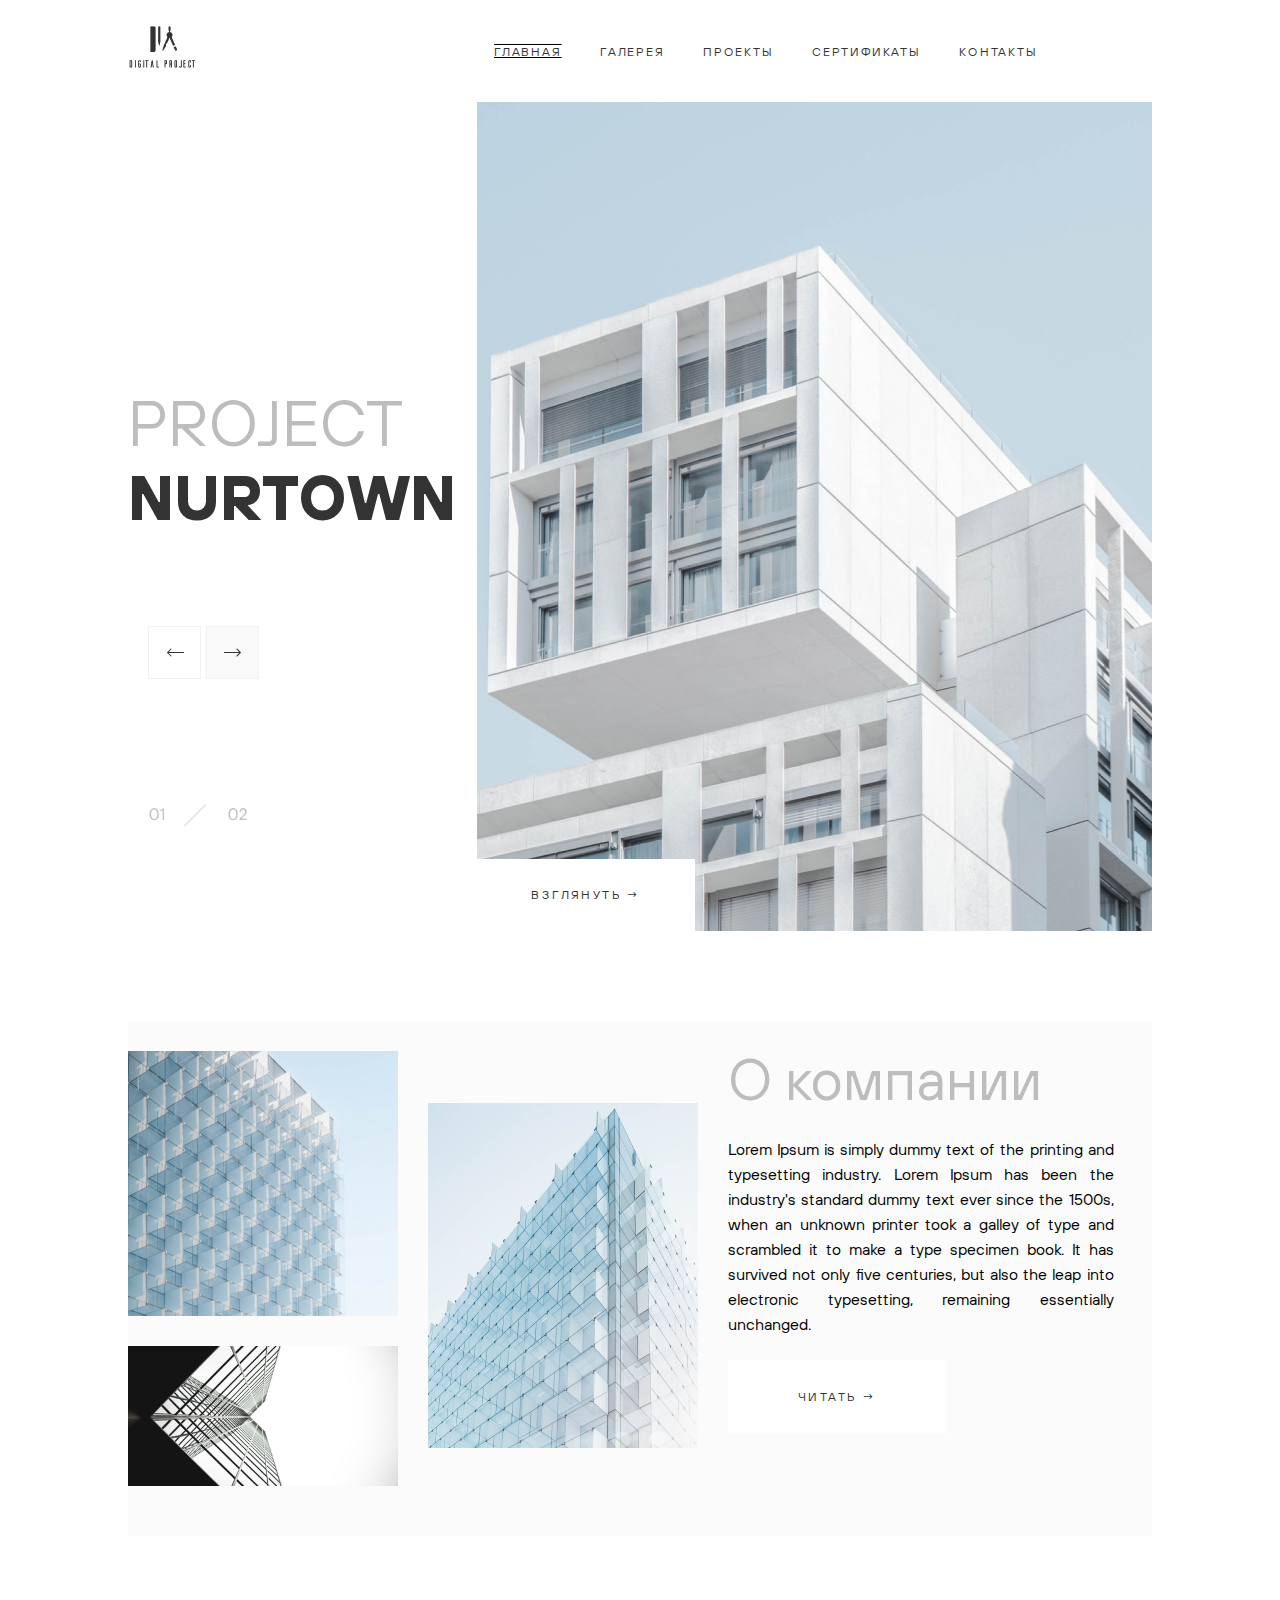
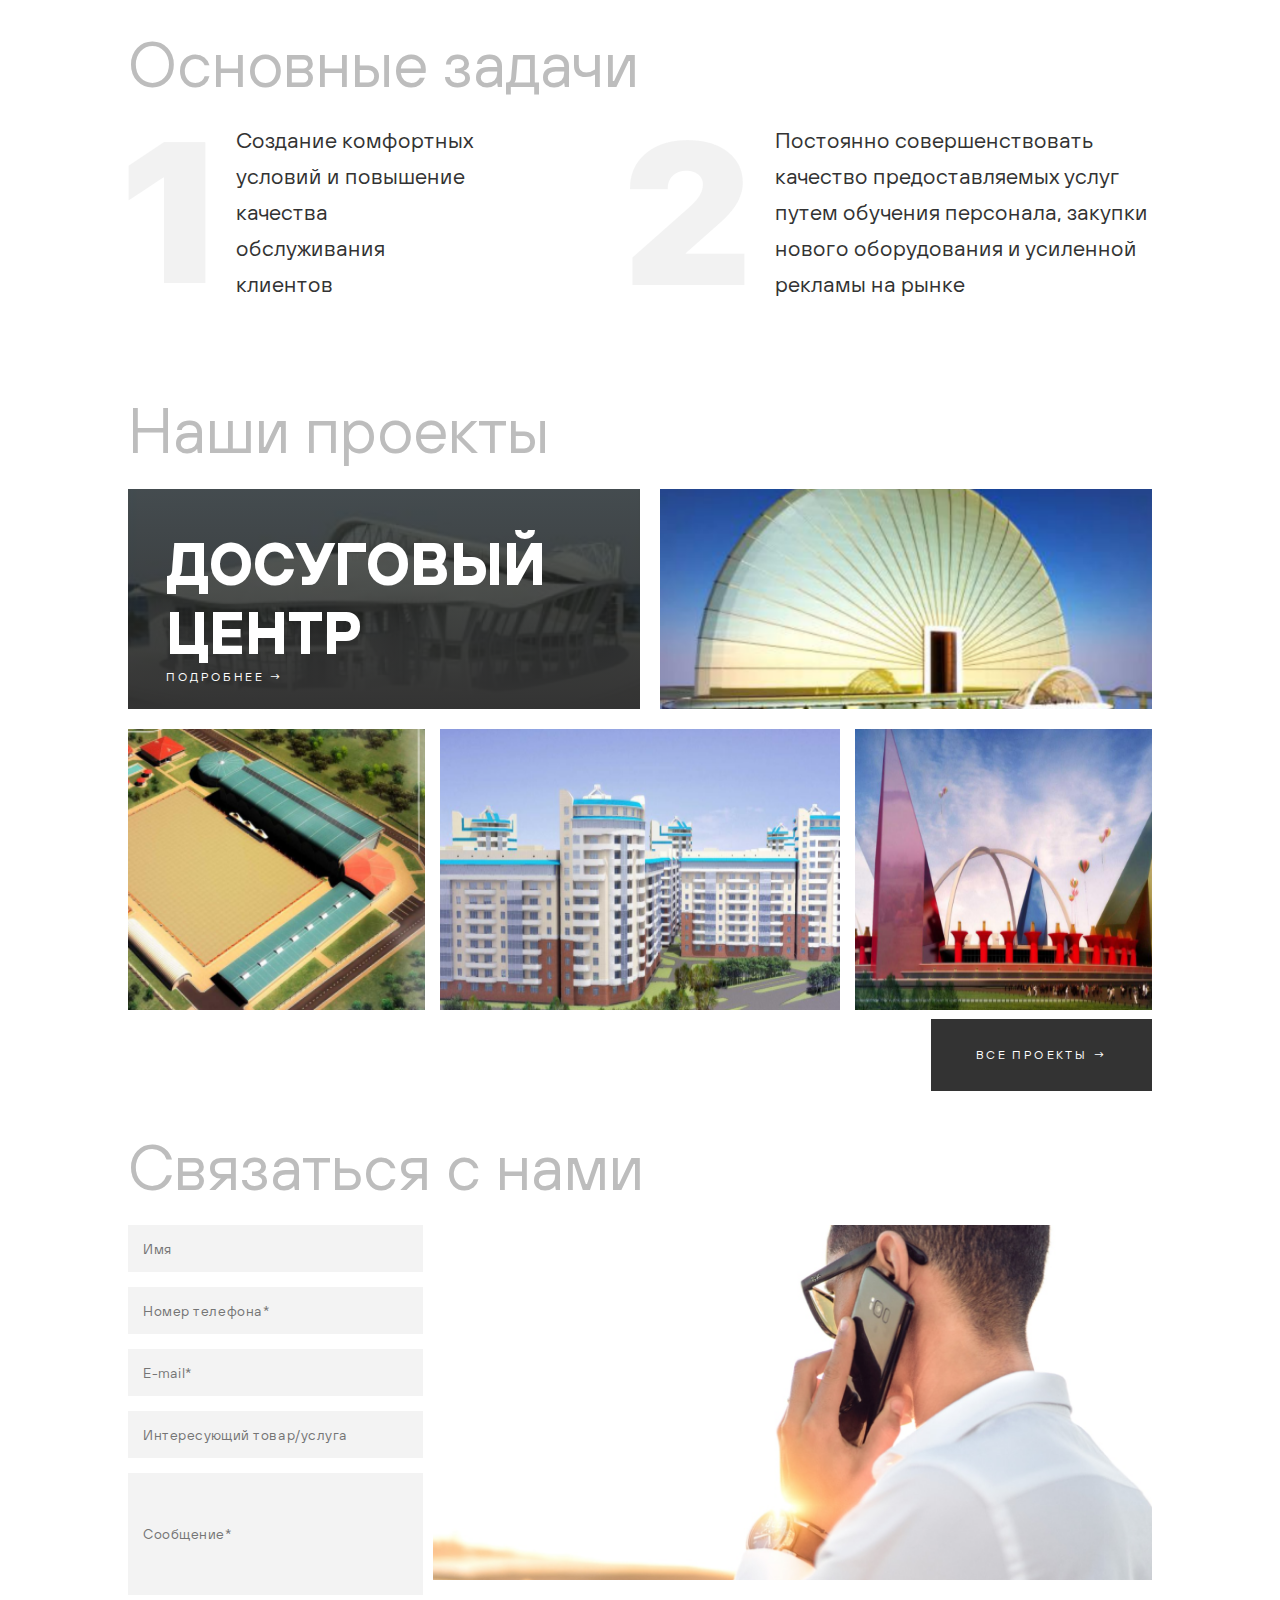
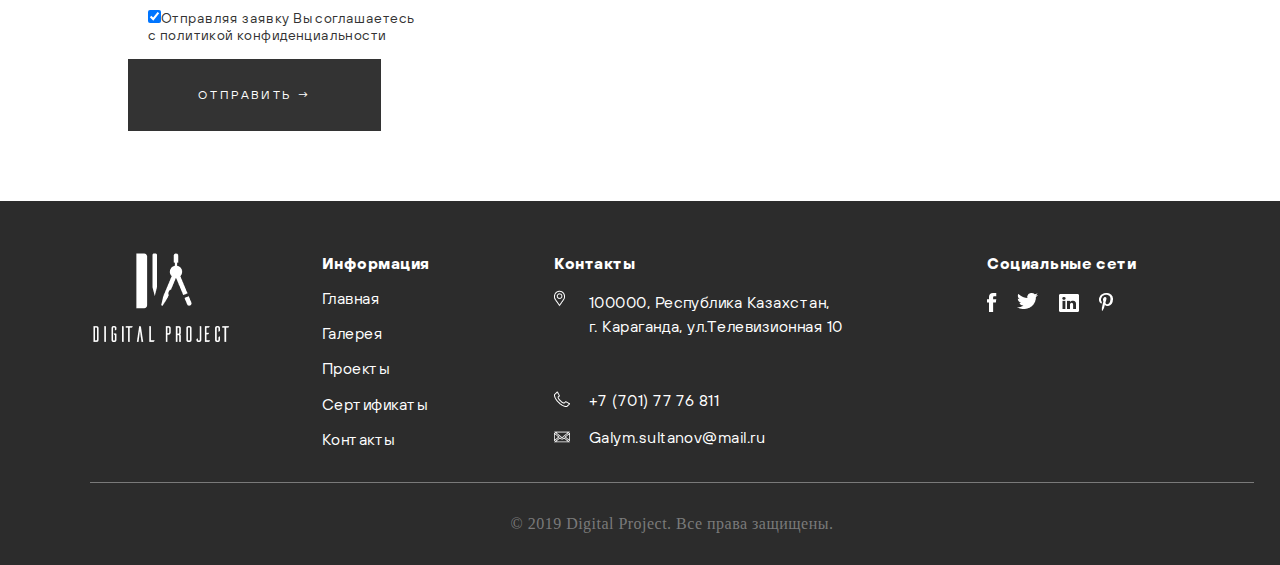
<file: index.html>
<!DOCTYPE html>
<html lang="en">
  <head>
    <meta charset="UTF-8" />
    <meta http-equiv="X-UA-Compatible" content="IE=edge" />
    <meta name="viewport" content="width=device-width, initial-scale=1.0" />
    <link rel="stylesheet" href="assets/styles/normalize.css" />
    <link rel="stylesheet" href="./assets/styles/style_landing.css" />
    <link rel="stylesheet" href="./assets/styles/style_header.css" />
    <title>DIGITAL PROJECT</title>
    <link
      rel="shortcut icon"
      href="assets/image/Group-92.png"
      type="image/svg"
    />
  </head>

  <body class="body">
    <header class="header">
      <div class="header__conteiner">
        <img src="./assets/image/logo.png" alt="logo" class="header__logo" />
        <nav class="header__nav nav">
          <ul class="nav__list">
            <li class="nav__item nav__item_current">
              <a class="nav__link nav__link_not-active" href="./index.html"
                >главная</a
              >
            </li>
            <li class="nav__item">
              <a class="nav__link" href="./gallery.html">галерея</a>
            </li>
            <li class="nav__item">
              <a class="nav__link" href="./projects.html">проекты</a>
            </li>
            <li class="nav__item">
              <a class="nav__link" href="./certificates.html">сертификаты</a>
            </li>
            <li class="nav__item">
              <a class="nav__link" href="./contacts.html">контакты</a>
            </li>
          </ul>
        </nav>
        <nav class="header__nav header__nav-alternative" id="alternative-nav">
          <div id="menuToggle">
            <input type="checkbox" />

            <span></span>
            <span></span>
            <span></span>

            <ul id="menu">
              <li class="nav__item nav__item_current">
                <a class="nav__link nav__link_not-active" href="./index.html"
                  >главная</a
                >
              </li>
              <li class="nav__item">
                <a class="nav__link" href="./gallery.html">галерея</a>
              </li>
              <li class="nav__item">
                <a class="nav__link" href="./projects.html">проекты</a>
              </li>
              <li class="nav__item">
                <a class="nav__link" href="./certificates.html">сертификаты</a>
              </li>
              <li class="nav__item">
                <a class="nav__link" href="./contacts.html">контакты</a>
              </li>
            </ul>
          </div>
        </nav>
      </div>
    </header>

    <main>
      <section class="main_section">
        <div class="main_section_col1">
          <h1>
            <span class="h1-1">Project</span><br /><span class="h1-2"
              >Nurtown</span
            >
          </h1>
          <div class="main_section_arrows">
            <img src="assets/image/arrow-left-1.png" alt="Стрелка назад" />
            <img src="assets/image/arrow-right-1.png" alt="Стрелка вперед" />
          </div>
          <div class="main_section_numbers">
            <img
              style="width: 100px"
              src="assets/image/slide-numbers-1.png"
              alt="Стрелки"
            />
          </div>
        </div>
        <div class="main_section_pic">
          <div class="main_section_pic-btn">
            <button class="main_section_btn">Взглянуть&nbsp;&rarr;</button>
          </div>
        </div>
      </section>

      <section class="about_us">
        <div class="about_us-col1">
          <img
            class="about_us-pic1"
            src="assets/image/Rectangle-b1.png"
            alt="Красивый снимок здания"
          />
          <img
            class="about_us-pic2"
            src="assets/image/Rectangle-b2.png"
            alt="Красивый снимок здания"
          />
        </div>
        <div class="about_us-col2">
          <img
            class="about_us-pic3"
            src="assets/image/Rectangle-b3.png"
            alt="Красивый снимок здания"
          />
        </div>
        <div class="about_us-col3">
          <h3 class="about_us-title">О компании</h3>
          <div class="about_us-text">
            Lorem Ipsum is simply dummy text of the printing and typesetting
            industry. Lorem Ipsum has been the industry's standard dummy text
            ever since the 1500s, when an unknown printer took a galley of type
            and scrambled it to make a type specimen book. It has survived not
            only five centuries, but also the leap into electronic typesetting,
            remaining essentially unchanged.
          </div>
          <a class="about-us_btn" href="url">Читать&nbsp;&rarr;</a>
        </div>
      </section>
      <section class="main-tasks">
        <h3 class="main-tasks_title">Основные задачи</h3>

        <div class="tasks">
          <div class="tasks_one">
            <img
              class="tasks_one-pic"
              src="assets/image/task1.png"
              alt="Первое"
            />
            <div class="tasks_one-text">
              Создание комфортных условий и повышение качества обслуживания
              клиентов
            </div>
          </div>
          <div class="tasks_two">
            <img
              class="tasks_two-pic"
              src="assets/image/task2.png"
              alt="Первое"
            />
            <div class="tasks_two-text">
              Постоянно совершенствовать качество предоставляемых услуг путем
              обучения персонала, закупки нового оборудования и усиленной
              рекламы на рынке
            </div>
          </div>
        </div>
      </section>

      <section class="projects">
        <h3>Наши проекты</h3>
        <div class="projects-pic_row1">
          <div class="projects-entertainment_center">
            <div class="projects-entertainment_center-text">
              Досуговый <br />
              центр
            </div>
            <a class="projects-entertainment_center-btn" href="url"
              >Подробнее&nbsp;&rarr;</a
            >
          </div>
          <img
            class="projects-pic2"
            src="assets/image/projects-pic2-lending.png"
            alt="Наш проект"
          />
        </div>
        <div class="projects-pic_row2">
          <img
            class="projects-pic3"
            src="assets/image/projects-pic3-lending.png"
            alt="Наш проект"
          />
          <img
            class="projects-pic4"
            src="assets/image/projects-pic4-lending.png"
            alt="Наш проект"
          />
          <img
            class="projects-pic5"
            src="assets/image/projects-pic5-lending.png"
            alt="Наш проект"
          />
        </div>
        <div class="projects_all">
          <a class="projects_all-btn" href="url">Все проекты&nbsp;&rarr;</a>
        </div>
      </section>

      <div class="contact-with-us">
        <h3>Связаться с нами</h3>
        <div class="contact-with-us_form">
          <form>
            <input id="name" type="text" placeholder="Имя" />
            <input id="phone" type="text" placeholder="Номер телефона*" />
            <input id="email" type="text" placeholder="E-mail*" />
            <input
              id="product"
              type="text"
              placeholder="Интересующий товар/услуга"
            />
            <input id="message" type="text" placeholder="Сообщение*" />
            <label class="contact-with-us_text"
              ><input type="checkbox" checked="checked" />Отправляя заявку Вы
              соглашаетесь с политикой конфиденциальности</label
            >
            <a class="contact-with-us_btn" href="url">Отправить&nbsp;&rarr;</a>
          </form>
          <div class="contact-with-us_img">
            <img
              class="contact-with-us_pic"
              src="assets/image/contact-with-us.png"
              alt="Свяжитесь с нами"
            />
          </div>
        </div>
      </div>
    </main>

    <footer class="footer">
      <div class="image">
        <img
          src="assets/image/project.png"
          alt="логотип digital project"
          class="footer__logo"
        />
      </div>
      <div class="info">
        <div class="information">Информация</div>
        <div><a class="menu" href="/index.html">Главная</a></div>
        <div><a class="menu" href="/gallery.html">Галерея</a></div>
        <div><a class="menu" href="/projects.html">Проекты</a></div>
        <div><a class="menu" href="/certificates.html">Сертификаты</a></div>
        <div><a class="menu" href="/contacts.html">Контакты</a></div>
      </div>
      <div class="contacts">
        <div class="contact">Контакты</div>
        <div class="image">
          <img src="assets/image/address.png" alt="местоположение" />
        </div>
        <div class="address">
          100000, Республика Казахстан, <br />
          г. Караганда, ул.Телевизионная 10
        </div>
        <div class="image">
          <img src="assets/image/phone.png" alt="телефон" />
        </div>
        <div class="phone">+7 (701) 77 76 811</div>
        <div class="image">
          <img src="assets/image/email.png" alt="почта" />
        </div>
        <div class="email">
          <a href="mailto:Galym.sultanov@mail.ru" class="e-mail"
            >Galym.sultanov@mail.ru</a
          >
        </div>
      </div>
      <div class="sm">
        <div class="social">Социальные сети</div>
        <div class="sm__list">
          <div class="image">
            <img src="assets/image/facebook.png" alt="facebook" />
          </div>
          <div class="image">
            <img src="assets/image/twitter.png" alt="twitter" />
          </div>
          <div class="image">
            <img src="assets/image/LinkedIn.png" alt="linkedin" />
          </div>
          <div class="image">
            <img src="assets/image/pininterest.png" alt="pinterest" />
          </div>
        </div>
      </div>

      <div class="copywrite">© 2019 Digital Project. Все права защищены.</div>
    </footer>
  </body>
</html>
</file>
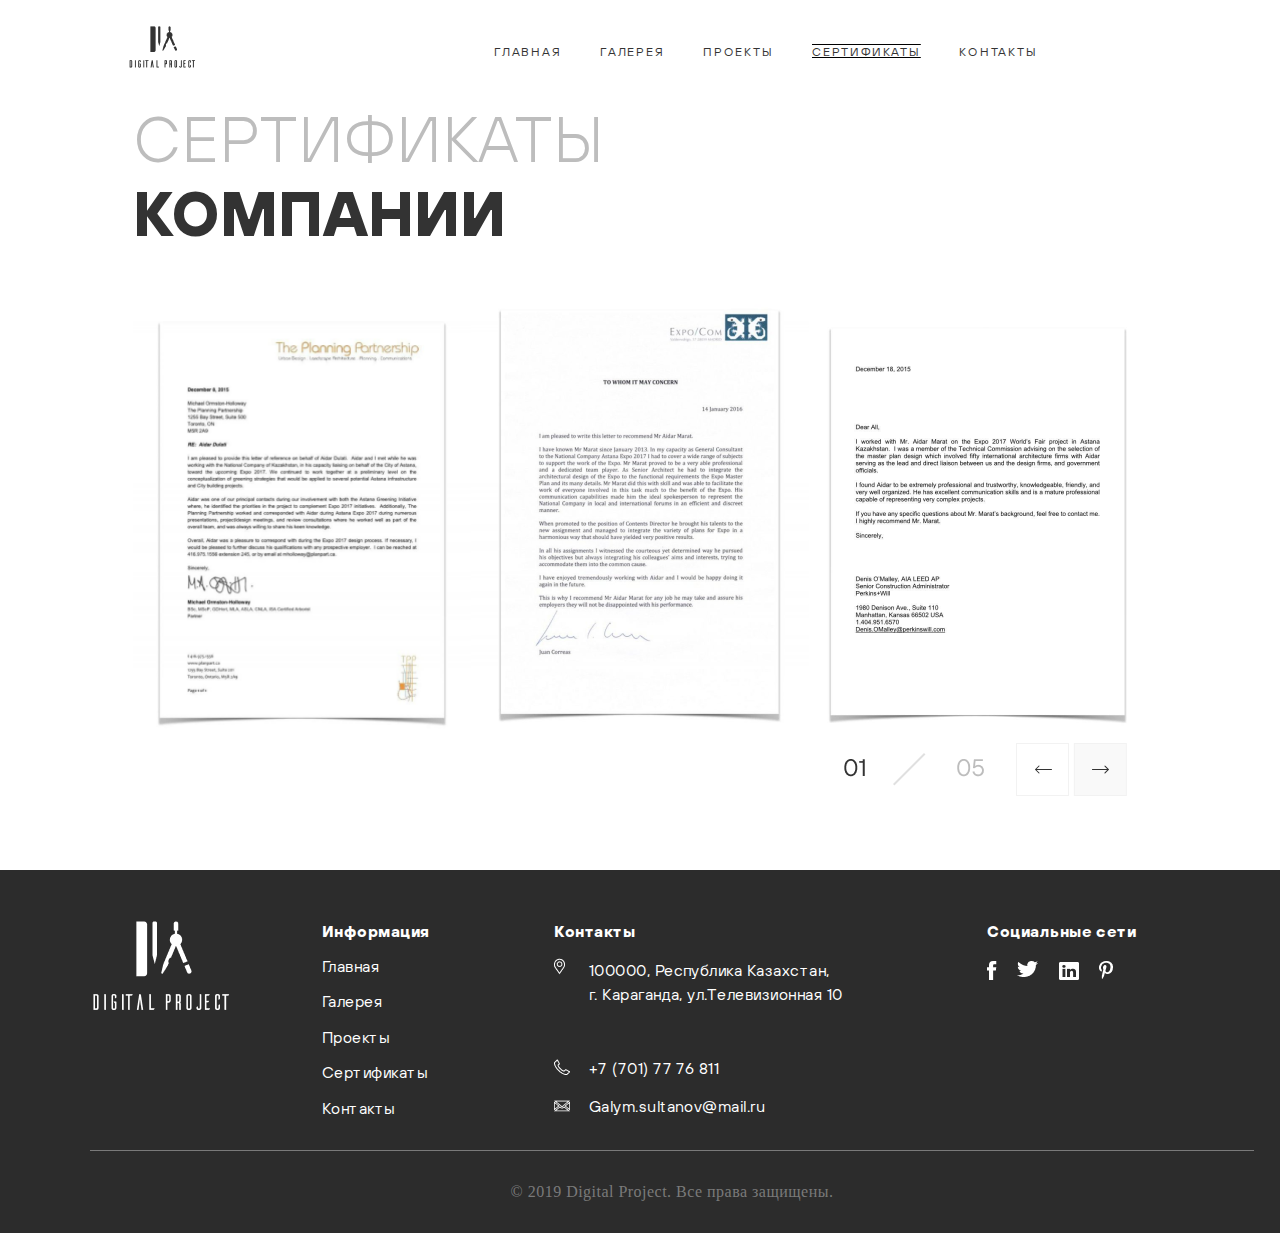
<file: certificates.html>
<!DOCTYPE html>
<html lang="en">
  <head>
    <meta charset="UTF-8" />
    <meta http-equiv="X-UA-Compatible" content="IE=edge" />
    <meta name="viewport" content="width=device-width, initial-scale=1.0" />
    <title>DIGITAL PROJECT</title>
    <link rel="stylesheet" href="./assets/styles/normalize.css" />
    <link rel="stylesheet" href="./assets/styles/style_certificates.css" />
    <link rel="stylesheet" href="./assets/styles/style_footer.css" />
    <link rel="stylesheet" href="./assets/styles/style_header.css" />
    <link
      rel="shortcut icon"
      href="assets/image/Group-92.png"
      type="image/svg"
    />
  </head>

  <body class="body">
    <header class="header">
      <div class="header__conteiner">
        <img src="./assets/image/logo.png" alt="logo" class="header__logo" />
        <nav class="header__nav nav">
          <ul class="nav__list">
            <li class="nav__item">
              <a class="nav__link" href="./index.html">главная</a>
            </li>
            <li class="nav__item">
              <a class="nav__link" href="./gallery.html">галерея</a>
            </li>
            <li class="nav__item">
              <a class="nav__link" href="./projects.html">проекты</a>
            </li>
            <li class="nav__item nav__item_current">
              <a
                class="nav__link nav__link_not-active"
                href="./certificates.html"
                >сертификаты</a
              >
            </li>
            <li class="nav__item">
              <a class="nav__link" href="./contacts.html">контакты</a>
            </li>
          </ul>
        </nav>
        <nav class="header__nav header__nav-alternative" id="alternative-nav">
          <div id="menuToggle">
            <input type="checkbox" />

            <span></span>
            <span></span>
            <span></span>

            <ul id="menu">
              <li class="nav__item">
                <a class="nav__link" href="./index.html">главная</a>
              </li>
              <li class="nav__item">
                <a class="nav__link" href="./gallery.html">галерея</a>
              </li>
              <li class="nav__item">
                <a class="nav__link" href="./projects.html">проекты</a>
              </li>
              <li class="nav__item nav__item_current">
                <a
                  class="nav__link nav__link_not-active"
                  href="./certificates.html"
                  >сертификаты</a
                >
              </li>
              <li class="nav__item">
                <a class="nav__link" href="./contacts.html">контакты</a>
              </li>
            </ul>
          </div>
        </nav>
      </div>
    </header>

    <main class="main">
      <div class="main__conteiner content">
        <h2 class="content__title upper-title">Сертификаты</h2>
        <h2 class="content__title lower-title">Компании</h2>
        <div class="img__conteiner">
          <img
            src="./assets/image/certificates_1.png"
            alt="Сертификат номер 1"
            class="img_size"
          />
          <img
            src="./assets/image/certificates_2.png"
            alt="Сертификат номер 2"
            class="img_size"
          />
          <img
            src="./assets/image/certificates_3.png"
            alt="Сертификат номер 3"
            class="img_size"
          />
        </div>
        <div class="side__numbers">
          <div class="numbers">
            <img
              src="./assets/image/slide-numbers_gallery.png"
              alt="Номера страниц"
            />
          </div>
          <div class="arrow">
            <img src="./assets/image/arrow-left-1.png" alt="Стрелка влево" />
            <img src="./assets/image/arrow-right-1.png" alt="Стрелка вправо" />
          </div>
        </div>
      </div>
    </main>

    <footer class="footer">
      <div class="image">
        <img
          src="assets/image/project.png"
          alt="логотип digital project"
          class="footer__logo"
        />
      </div>
      <div class="info">
        <div class="information">Информация</div>
        <div><a class="menu" href="./index.html">Главная</a></div>
        <div><a class="menu" href="./gallery.html">Галерея</a></div>
        <div><a class="menu" href="./projects.html">Проекты</a></div>
        <div><a class="menu" href="./certificates.html">Сертификаты</a></div>
        <div><a class="menu" href="./contacts.html">Контакты</a></div>
      </div>
      <div class="contacts">
        <div class="contact">Контакты</div>
        <div class="image">
          <img src="assets/image/address.png" alt="местоположение" />
        </div>
        <div class="address">
          100000, Республика Казахстан, <br />
          г. Караганда, ул.Телевизионная 10
        </div>
        <div class="image">
          <img src="assets/image/phone.png" alt="телефон" />
        </div>
        <div class="phone">+7 (701) 77 76 811</div>
        <div class="image">
          <img src="assets/image/email.png" alt="почта" />
        </div>
        <div class="email">
          <a href="mailto:Galym.sultanov@mail.ru" class="e-mail"
            >Galym.sultanov@mail.ru</a
          >
        </div>
      </div>
      <div class="sm">
        <div class="social">Социальные сети</div>
        <div class="sm__list">
          <div class="image">
            <img src="assets/image/facebook.png" alt="facebook" />
          </div>
          <div class="image">
            <img src="assets/image/twitter.png" alt="twitter" />
          </div>
          <div class="image">
            <img src="assets/image/LinkedIn.png" alt="linkedin" />
          </div>
          <div class="image">
            <img src="assets/image/pininterest.png" alt="pinterest" />
          </div>
        </div>
      </div>

      <div class="copywrite">© 2019 Digital Project. Все права защищены.</div>
    </footer>
  </body>
</html>
</file>
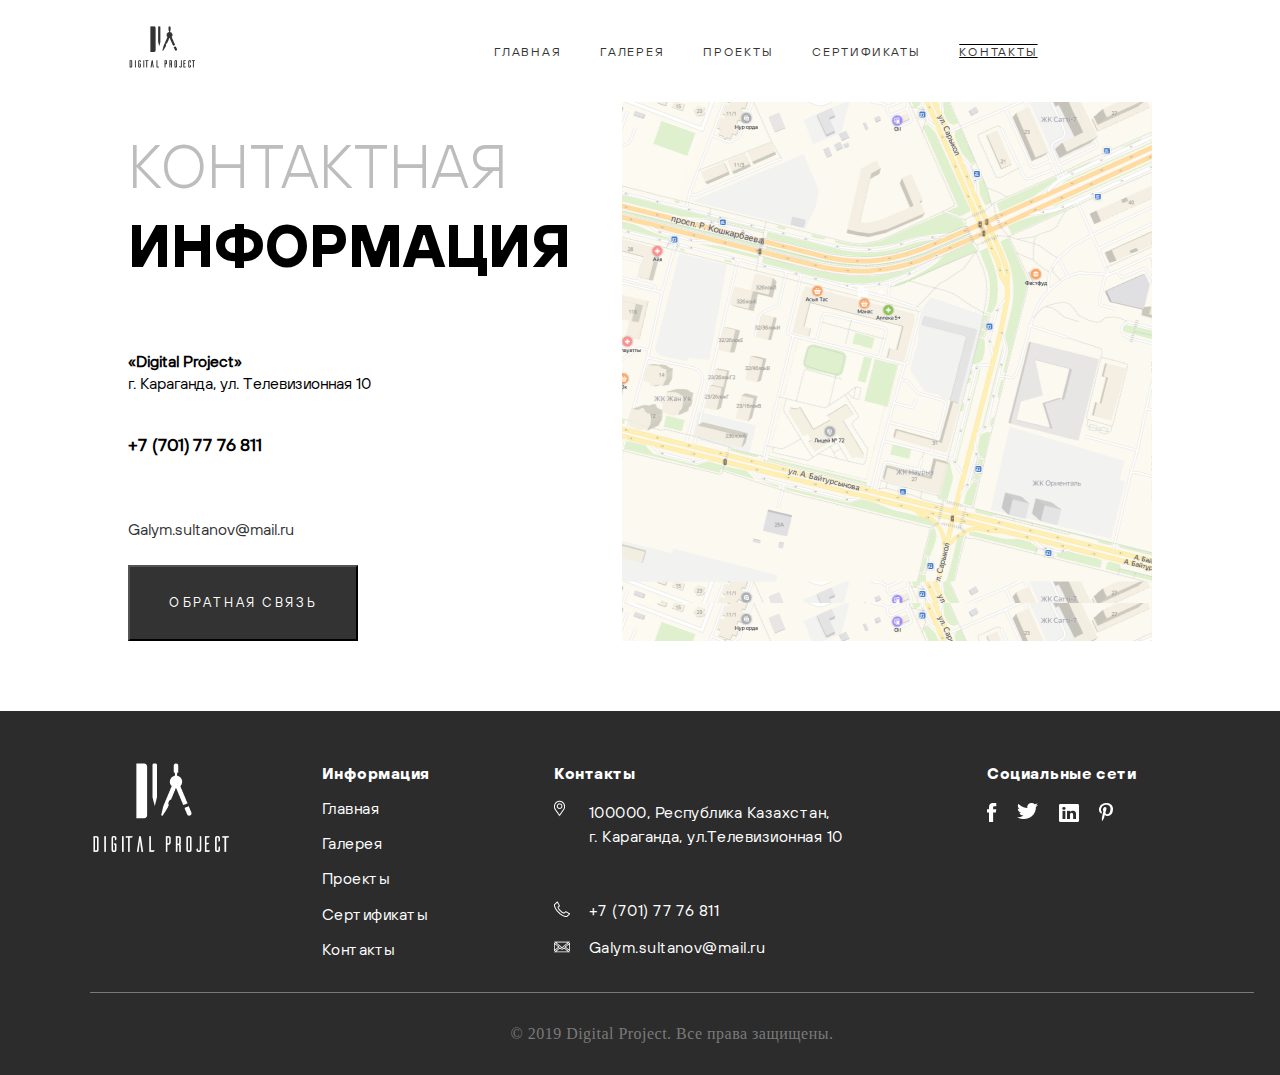
<file: contacts.html>
<!DOCTYPE html>
<html lang="ru">
  <head>
    <meta charset="UTF-8" />
    <meta http-equiv="X-UA-Compatible" content="IE=edge" />
    <meta name="viewport" content="width=device-width, initial-scale=1.0" />
    <title>DIGITAL PROJECT</title>
    <link rel="stylesheet" href="./assets/styles/normalize.css" />
    <link rel="stylesheet" href="./assets/styles/style_contacts.css" />
    <link rel="stylesheet" href="./assets/styles/style_footer.css" />
    <link rel="stylesheet" href="./assets/styles/style_header.css" />
    <link
      rel="shortcut icon"
      href="assets/image/Group-92.png"
      type="image/svg"
    />
  </head>

  <body class="body">
    <header class="header">
      <div class="header__conteiner">
        <img src="./assets/image/logo.png" alt="logo" class="header__logo" />
        <nav class="header__nav nav">
          <ul class="nav__list">
            <li class="nav__item">
              <a class="nav__link" href="./index.html">главная</a>
            </li>
            <li class="nav__item">
              <a class="nav__link" href="./gallery.html">галерея</a>
            </li>
            <li class="nav__item">
              <a class="nav__link" href="./projects.html">проекты</a>
            </li>
            <li class="nav__item">
              <a class="nav__link" href="./certificates.html">сертификаты</a>
            </li>
            <li class="nav__item nav__item_current">
              <a class="nav__link nav__link_not-active" href="./contacts.html"
                >контакты</a
              >
            </li>
          </ul>
        </nav>
        <nav class="header__nav header__nav-alternative" id="alternative-nav">
          <div id="menuToggle">
            <input type="checkbox" />

            <span></span>
            <span></span>
            <span></span>

            <ul id="menu">
              <li class="nav__item">
                <a class="nav__link" href="./index.html">главная</a>
              </li>
              <li class="nav__item">
                <a class="nav__link" href="./gallery.html">галерея</a>
              </li>
              <li class="nav__item">
                <a class="nav__link" href="./projects.html">проекты</a>
              </li>
              <li class="nav__item">
                <a class="nav__link" href="./certificates.html">сертификаты</a>
              </li>
              <li class="nav__item nav__item_current">
                <a class="nav__link nav__link_not-active" href="./contacts.html"
                  >контакты</a
                >
              </li>
            </ul>
          </div>
        </nav>
      </div>
    </header>

    <main class="main">
      <div class="contacts_container">
        <div class="contacts_text">
          <h2 class="contact_info_gray">Контактная</h2>
          <h2 class="contact_info_normal">информация</h2>
          <div class="digital_project">
            <span>«Digital Project»</span> <br />
            г. Караганда, ул. Телевизионная 10
          </div>
          <div class="phone_number">+7 (701) 77 76 811</div>
          <div class="email_address">Galym.sultanov@mail.ru</div>
          <div class="button_contacts">
            <button>Обратная связь</button>
          </div>
        </div>
        <div class="img_map"></div>
      </div>
    </main>

    <footer class="footer">
      <div class="image">
        <img
          src="assets/image/project.png"
          alt="логотип digital project"
          class="footer__logo"
        />
      </div>
      <div class="info">
        <div class="information">Информация</div>
        <div><a class="menu" href="./index.html">Главная</a></div>
        <div><a class="menu" href="./gallery.html">Галерея</a></div>
        <div><a class="menu" href="./projects.html">Проекты</a></div>
        <div><a class="menu" href="./certificates.html">Сертификаты</a></div>
        <div><a class="menu" href="./contacts.html">Контакты</a></div>
      </div>
      <div class="contacts">
        <div class="contact">Контакты</div>
        <div class="image">
          <img src="assets/image/address.png" alt="местоположение" />
        </div>
        <div class="address">
          100000, Республика Казахстан, <br />
          г. Караганда, ул.Телевизионная 10
        </div>
        <div class="image">
          <img src="assets/image/phone.png" alt="телефон" />
        </div>
        <div class="phone">+7 (701) 77 76 811</div>
        <div class="image">
          <img src="assets/image/email.png" alt="почта" />
        </div>
        <div class="email">
          <a href="mailto:Galym.sultanov@mail.ru" class="e-mail"
            >Galym.sultanov@mail.ru</a
          >
        </div>
      </div>
      <div class="sm">
        <div class="social">Социальные сети</div>
        <div class="sm__list">
          <div class="image">
            <img src="assets/image/facebook.png" alt="facebook" />
          </div>
          <div class="image">
            <img src="assets/image/twitter.png" alt="twitter" />
          </div>
          <div class="image">
            <img src="assets/image/LinkedIn.png" alt="linkedin" />
          </div>
          <div class="image">
            <img src="assets/image/pininterest.png" alt="pinterest" />
          </div>
        </div>
      </div>

      <div class="copywrite">© 2019 Digital Project. Все права защищены.</div>
    </footer>
  </body>
</html>
</file>
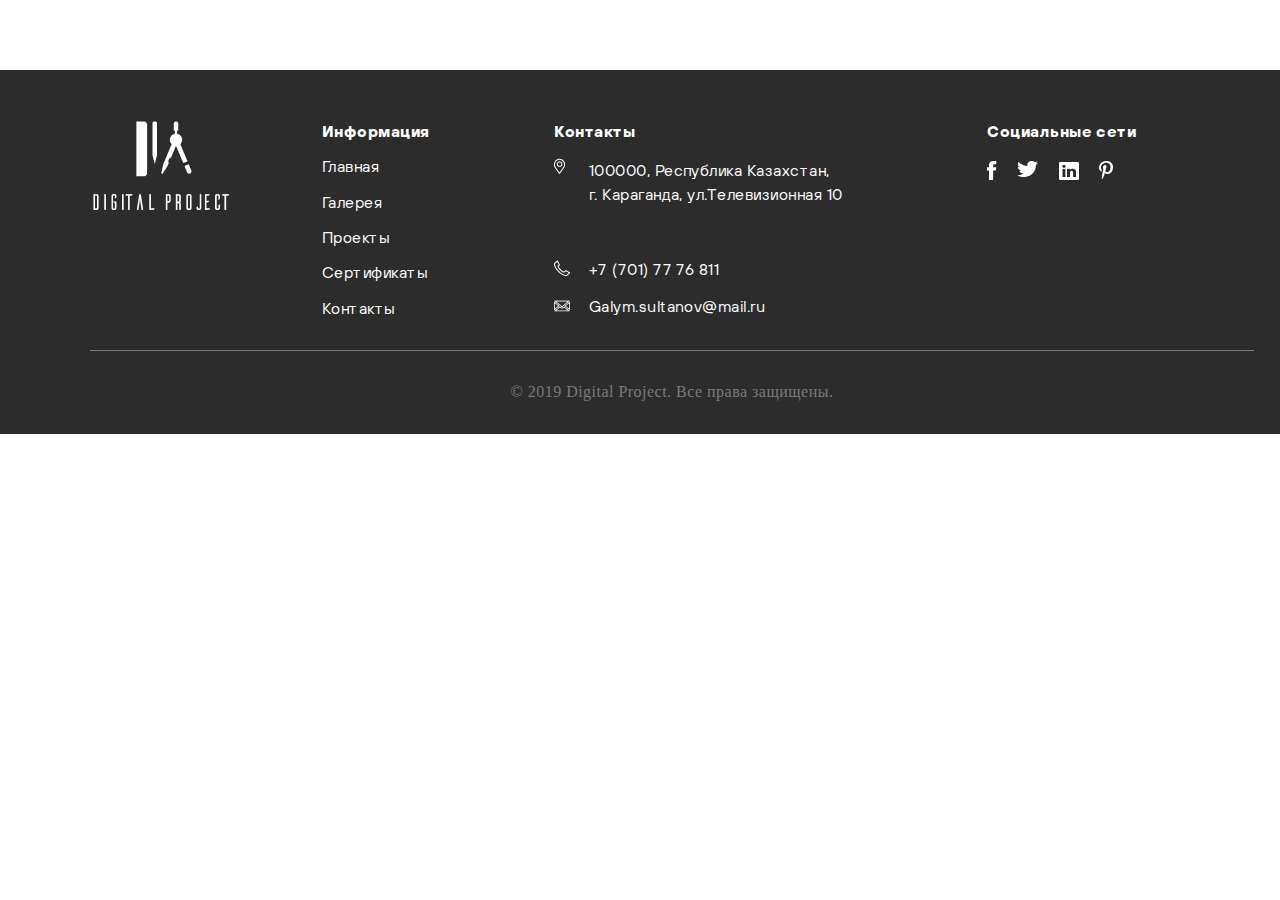
<file: footer.html>
<!DOCTYPE html>
<html lang="en">
  <head>
    <meta charset="UTF-8" />
    <meta http-equiv="X-UA-Compatible" content="IE=edge" />
    <meta name="viewport" content="width=device-width, initial-scale=1.0" />
    <title>DIGITAL PROJECT</title>
    <link rel="stylesheet" href="./assets/styles/normalize.css" />
    <link rel="stylesheet" href="./assets/styles/style_footer.css" />
  </head>

  <body>
    <footer class="footer">
      <div class="image">
        <img
          src="assets/image/project.png"
          alt="логотип digital project"
          class="footer__logo"
        />
      </div>
      <div class="info">
        <div class="information">Информация</div>
        <div><a class="menu" href="/landing.html">Главная</a></div>
        <div><a class="menu" href="/gallery.html">Галерея</a></div>
        <div><a class="menu" href="/projects.html">Проекты</a></div>
        <div><a class="menu" href="/certificates.html">Сертификаты</a></div>
        <div><a class="menu" href="/contacts.html">Контакты</a></div>
      </div>
      <div class="contacts">
        <div class="contact">Контакты</div>
        <div class="image">
          <img src="assets/image/address.png" alt="местоположение" />
        </div>
        <div class="address">
          100000, Республика Казахстан, <br />
          г. Караганда, ул.Телевизионная 10
        </div>
        <div class="image">
          <img src="assets/image/phone.png" alt="телефон" />
        </div>
        <div class="phone">+7 (701) 77 76 811</div>
        <div class="image">
          <img src="assets/image/email.png" alt="почта" />
        </div>
        <div class="email">
          <a href="mailto:Galym.sultanov@mail.ru" class="e-mail"
            >Galym.sultanov@mail.ru</a
          >
        </div>
      </div>
      <div class="sm">
        <div class="social">Социальные сети</div>
        <div class="sm__list">
          <div class="image">
            <img src="assets/image/facebook.png" alt="facebook" />
          </div>
          <div class="image">
            <img src="assets/image/twitter.png" alt="twitter" />
          </div>
          <div class="image">
            <img src="assets/image/LinkedIn.png" alt="linkedin" />
          </div>
          <div class="image">
            <img src="assets/image/pininterest.png" alt="pinterest" />
          </div>
        </div>
      </div>

      <div class="copywrite">© 2019 Digital Project. Все права защищены.</div>
    </footer>
  </body>
</html>
</file>
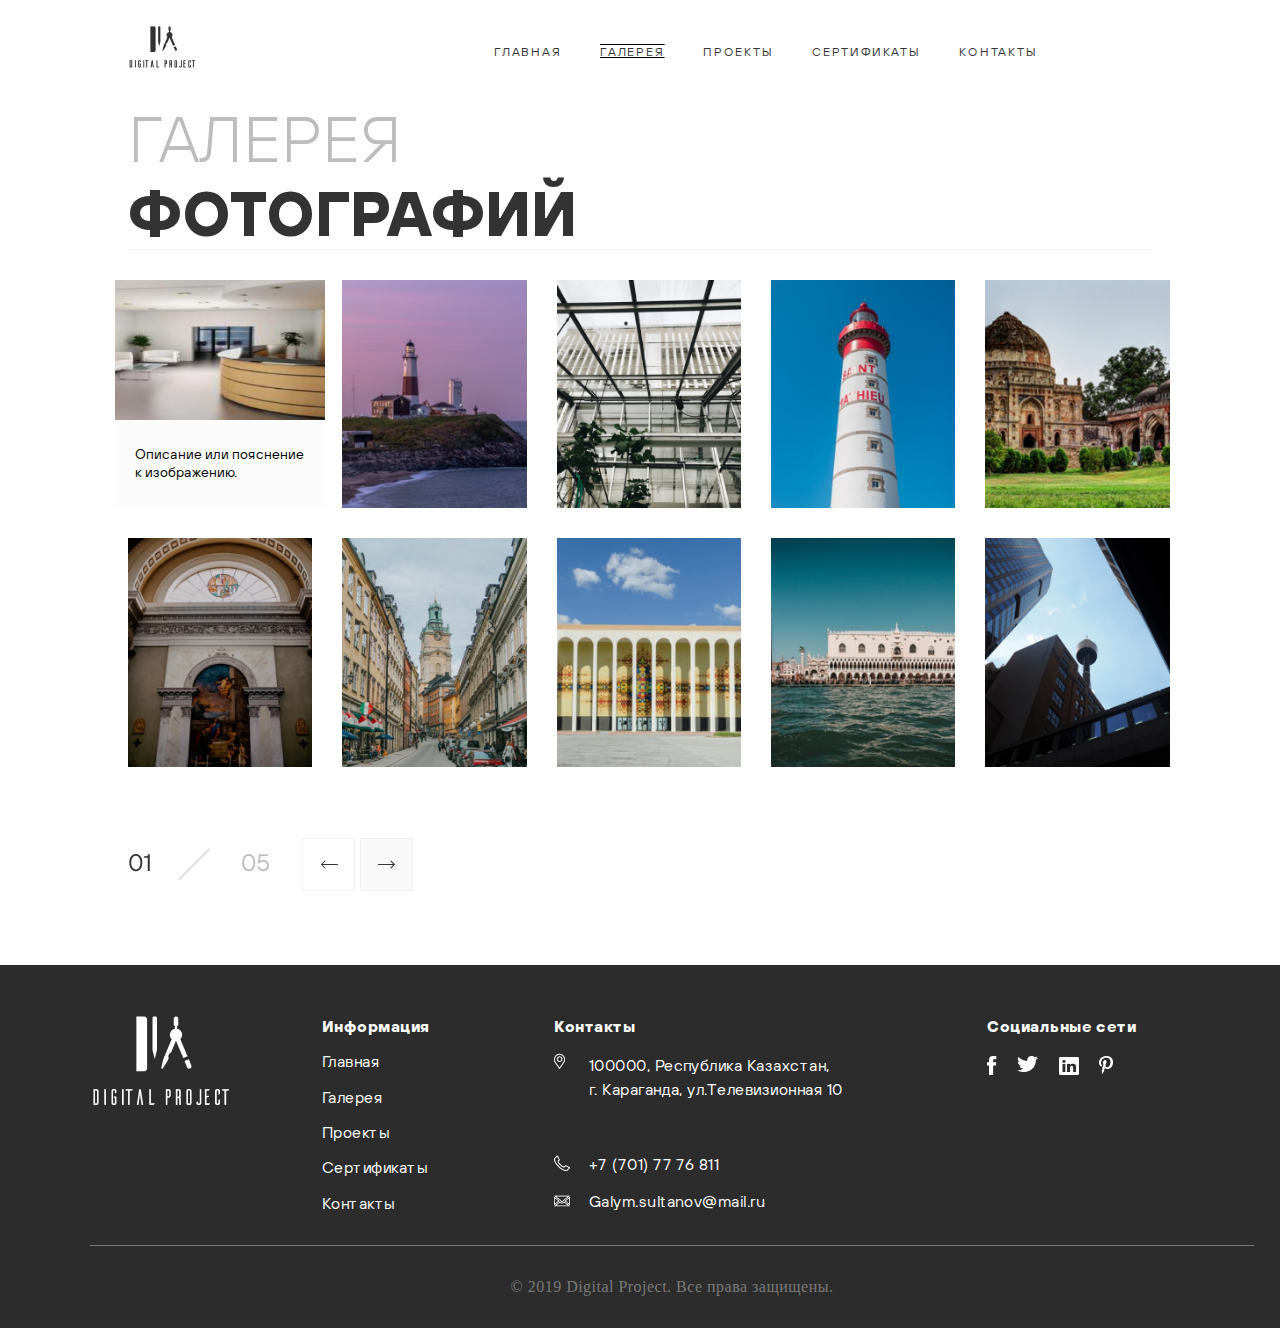
<file: gallery.html>
<!DOCTYPE html>
<html lang="ru">
  <head>
    <meta charset="UTF-8" />
    <meta http-equiv="X-UA-Compatible" content="IE=edge" />
    <meta name="viewport" content="width=device-width, initial-scale=1.0" />
    <title>DIGITAL PROJECT</title>
    <link rel="stylesheet" href="./assets/styles/normalize.css" />
    <link rel="stylesheet" href="./assets/styles/style_gallery.css" />
    <link rel="stylesheet" href="./assets/styles/style_footer.css" />
    <link rel="stylesheet" href="./assets/styles/style_header.css" />
    <link
      rel="shortcut icon"
      href="assets/image/Group-92.png"
      type="image/svg"
    />
  </head>

  <body class="body">
    <header class="header">
      <div class="header__conteiner">
        <img src="./assets/image/logo.png" alt="logo" class="header__logo" />
        <nav class="header__nav nav">
          <ul class="nav__list">
            <li class="nav__item">
              <a class="nav__link" href="./index.html">главная</a>
            </li>
            <li class="nav__item nav__item_current">
              <a class="nav__link nav__link_not-active" href="./gallery.html"
                >галерея</a
              >
            </li>
            <li class="nav__item">
              <a class="nav__link" href="./projects.html">проекты</a>
            </li>
            <li class="nav__item">
              <a class="nav__link" href="./certificates.html">сертификаты</a>
            </li>
            <li class="nav__item">
              <a class="nav__link" href="./contacts.html">контакты</a>
            </li>
          </ul>
        </nav>
        <nav class="header__nav header__nav-alternative" id="alternative-nav">
          <div id="menuToggle">
            <input type="checkbox" />

            <span></span>
            <span></span>
            <span></span>

            <ul id="menu">
              <li class="nav__item">
                <a class="nav__link" href="./index.html">главная</a>
              </li>
              <li class="nav__item nav__item_current">
                <a class="nav__link nav__link_not-active" href="./gallery.html"
                  >галерея</a
                >
              </li>
              <li class="nav__item">
                <a class="nav__link" href="./projects.html">проекты</a>
              </li>
              <li class="nav__item">
                <a class="nav__link" href="./certificates.html">сертификаты</a>
              </li>
              <li class="nav__item">
                <a class="nav__link" href="./contacts.html">контакты</a>
              </li>
            </ul>
          </div>
        </nav>
      </div>
    </header>
    <main>
      <div class="main__conteiner content">
        <h2 class="content__title upper-title">Галерея</h2>
        <h2 class="content__title lower-title">Фотографий</h2>
        <div class="gallery">
          <div class="gallery__list">
            <div class="gallery__img">
              <img
                src="./assets/image/img_gallery_1.png"
                alt="Фойе"
                class="section_img"
              />
              <p class="section-text">Описание или пояснение к изображению.</p>
            </div>
            <img
              src="./assets/image/img_gallery_2.png"
              alt="Маяк"
              class="gallery_image"
            />
            <img
              src="./assets/image/img_gallery_3.png"
              alt="Окна"
              class="gallery_image"
            />
            <img
              src="./assets/image/img_gallery_4.png"
              alt="Маяк и Небо"
              class="gallery_image"
            />
            <img
              src="./assets/image/img_gallery_5.png"
              alt="Разрушенная мечеть"
              class="gallery_image"
            />
            <img
              src="./assets/image/img_gallery_6.png"
              alt="Внутри собора"
              class="gallery_image"
            />
            <img
              src="./assets/image/img_gallery_7.png"
              alt="Старый город"
              class="gallery_image"
            />
            <img
              src="./assets/image/img_gallery_8.png"
              alt="Колонны"
              class="gallery_image"
            />
            <img
              src="./assets/image/img_gallery_9.png"
              alt="Венеция"
              class="gallery_image"
            />
            <img
              src="./assets/image/img_gallery_10.png"
              alt="Урбан"
              class="gallery_image"
            />
          </div>
          <div class="side__numbers">
            <div class="numbers">
              <img
                src="./assets/image/slide-numbers_gallery.png"
                alt="Номера страниц"
              />
            </div>
            <div class="arrow">
              <img src="./assets/image/arrow-left-1.png" alt="Стрелка влево" />
              <img
                src="./assets/image/arrow-right-1.png"
                alt="Стрелка вправо"
              />
            </div>
          </div>
        </div>
      </div>
    </main>
    <footer class="footer">
      <div class="image">
        <img
          src="assets/image/project.png"
          alt="логотип digital project"
          class="footer__logo"
        />
      </div>
      <div class="info">
        <div class="information">Информация</div>
        <div><a class="menu" href="./index.html">Главная</a></div>
        <div><a class="menu" href="./gallery.html">Галерея</a></div>
        <div><a class="menu" href="./projects.html">Проекты</a></div>
        <div><a class="menu" href="./certificates.html">Сертификаты</a></div>
        <div><a class="menu" href="./contacts.html">Контакты</a></div>
      </div>
      <div class="contacts">
        <div class="contact">Контакты</div>
        <div class="image">
          <img src="assets/image/address.png" alt="местоположение" />
        </div>
        <div class="address">
          100000, Республика Казахстан, <br />
          г. Караганда, ул.Телевизионная 10
        </div>
        <div class="image">
          <img src="assets/image/phone.png" alt="телефон" />
        </div>
        <div class="phone">+7 (701) 77 76 811</div>
        <div class="image">
          <img src="assets/image/email.png" alt="почта" />
        </div>
        <div class="email">
          <a href="mailto:Galym.sultanov@mail.ru" class="e-mail"
            >Galym.sultanov@mail.ru</a
          >
        </div>
      </div>
      <div class="sm">
        <div class="social">Социальные сети</div>
        <div class="sm__list">
          <div class="image">
            <img src="assets/image/facebook.png" alt="facebook" />
          </div>
          <div class="image">
            <img src="assets/image/twitter.png" alt="twitter" />
          </div>
          <div class="image">
            <img src="assets/image/LinkedIn.png" alt="linkedin" />
          </div>
          <div class="image">
            <img src="assets/image/pininterest.png" alt="pinterest" />
          </div>
        </div>
      </div>

      <div class="copywrite">© 2019 Digital Project. Все права защищены.</div>
    </footer>
  </body>
</html>
</file>
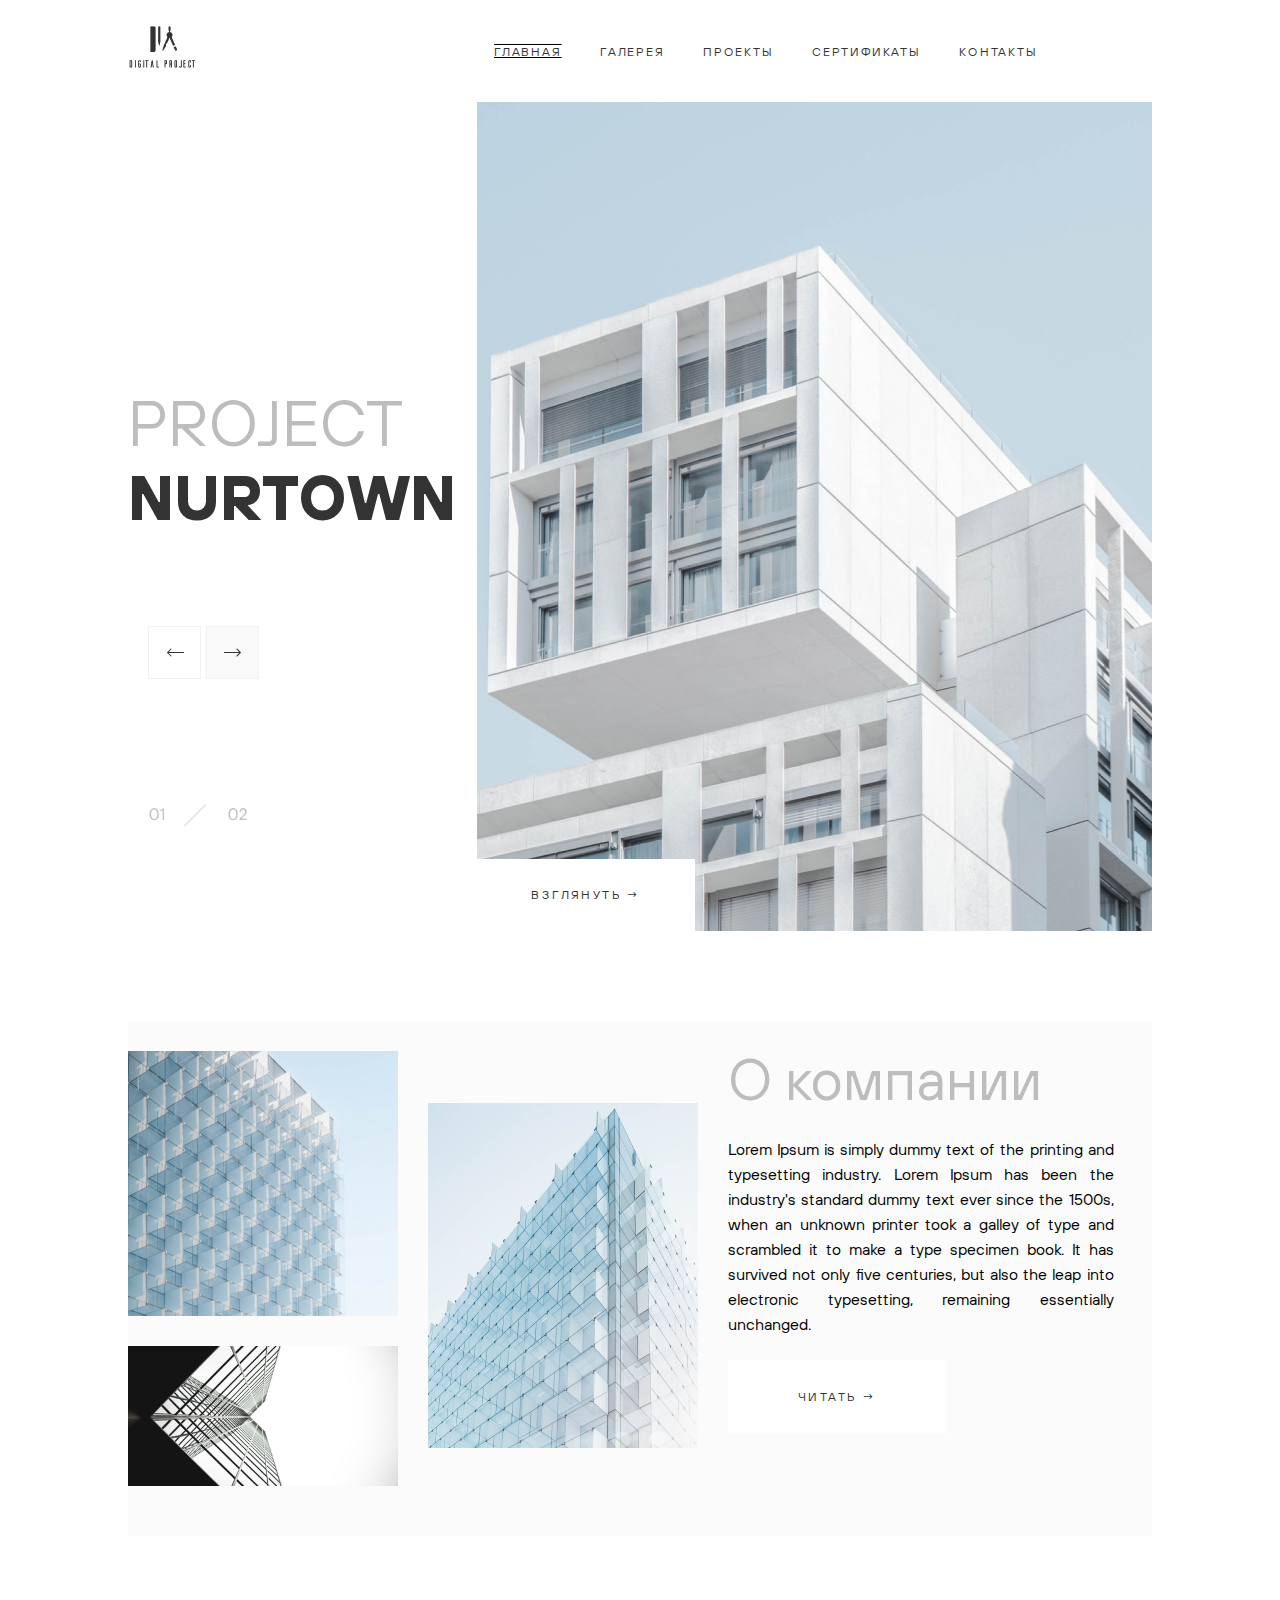
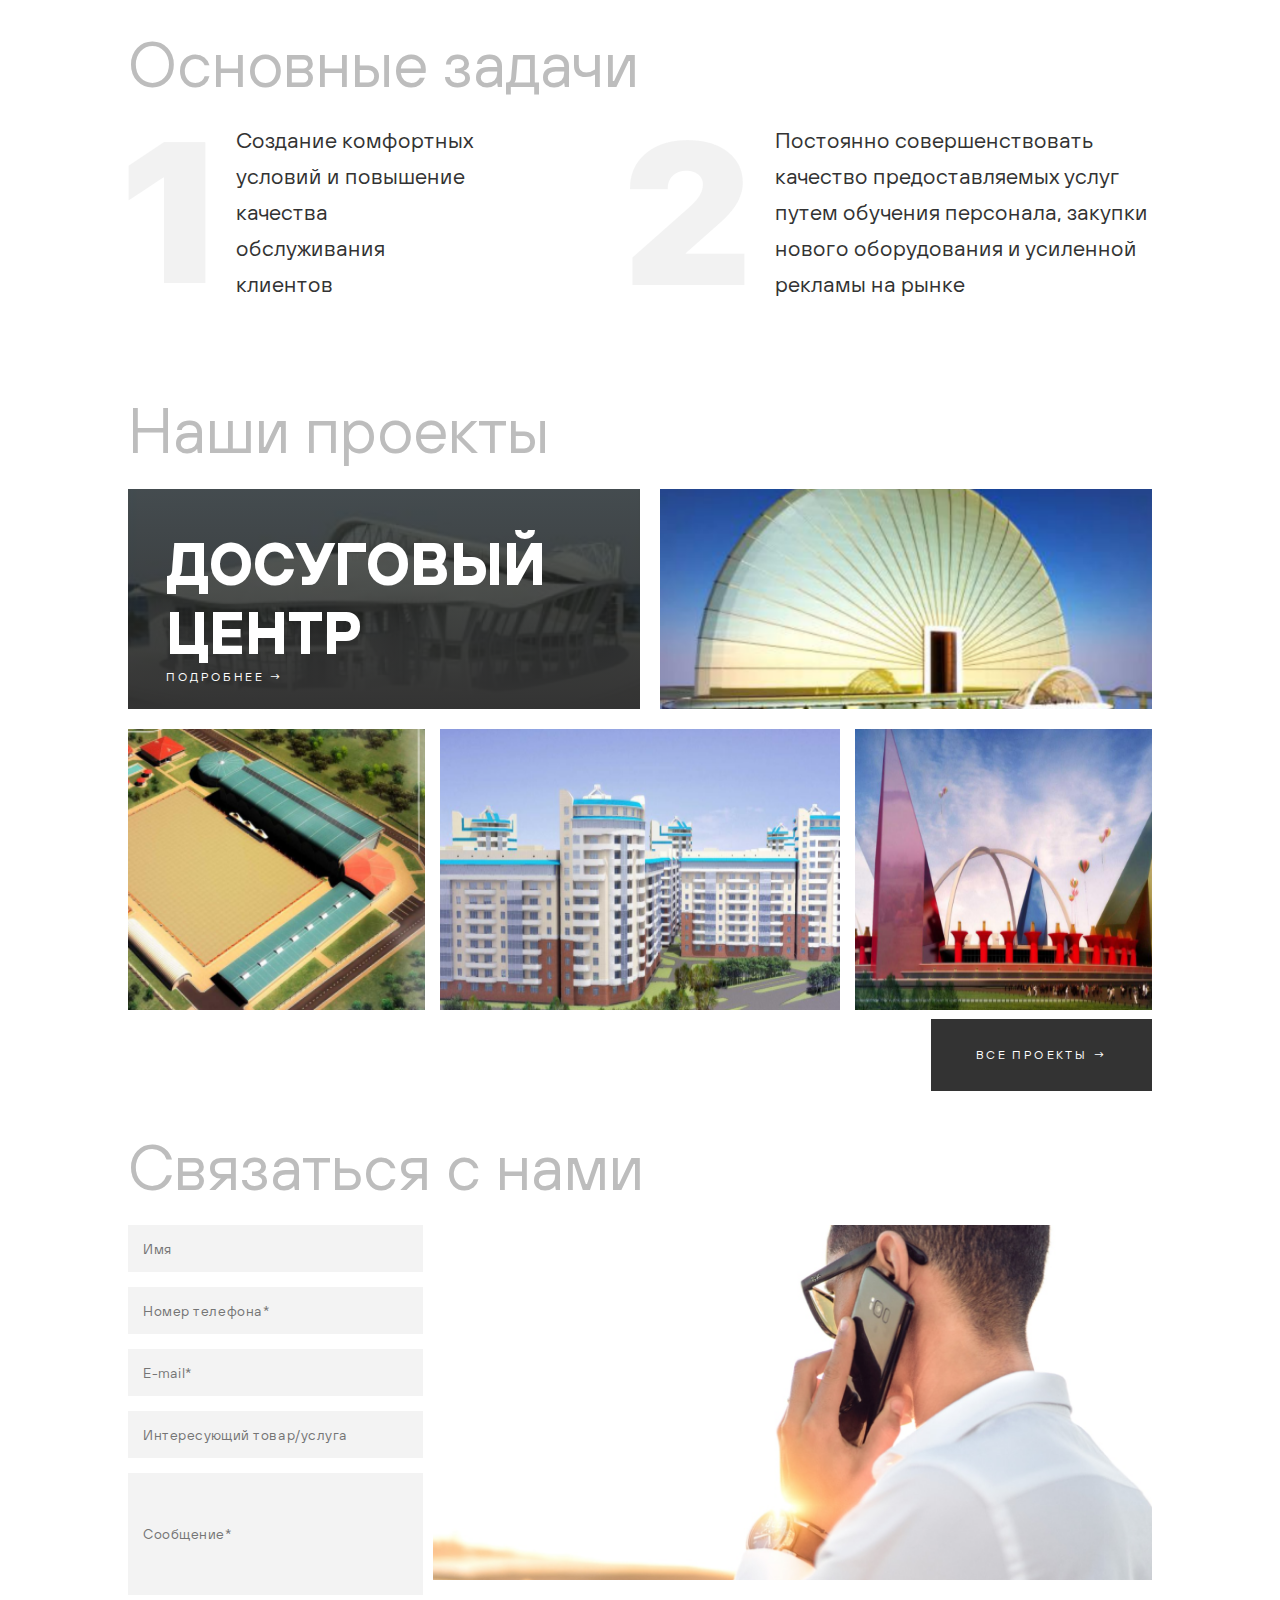
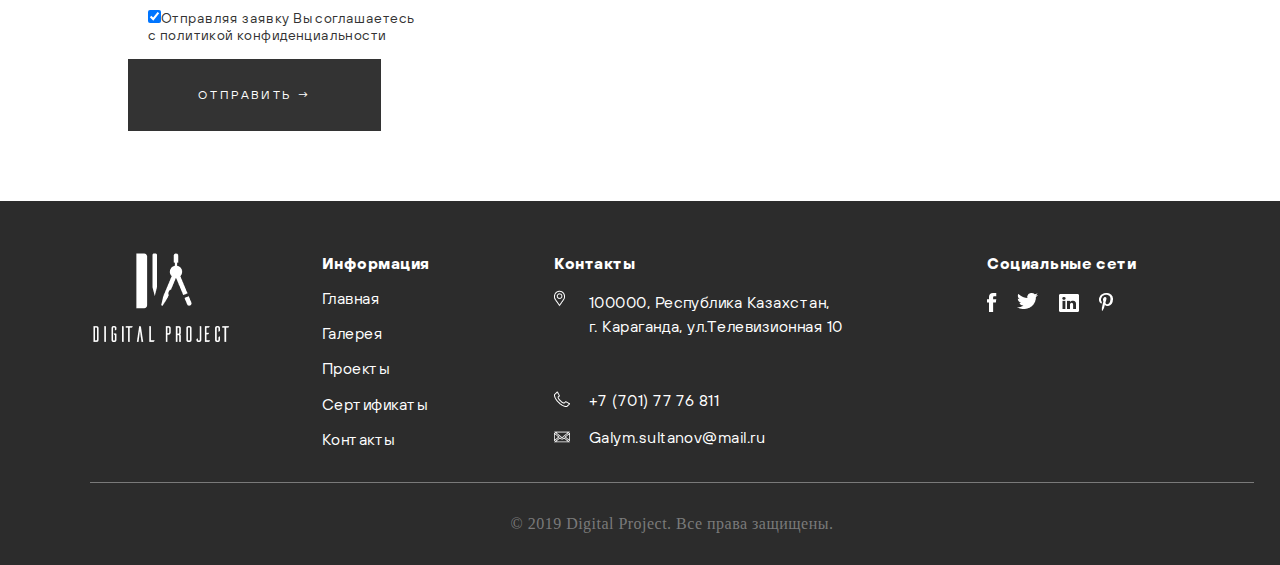
<file: landing.html>
<!DOCTYPE html>
<html lang="en">
  <head>
    <meta charset="UTF-8" />
    <meta http-equiv="X-UA-Compatible" content="IE=edge" />
    <meta name="viewport" content="width=device-width, initial-scale=1.0" />
    <link rel="stylesheet" href="assets/styles/normalize.css" />
    <link rel="stylesheet" href="./assets/styles/style_landing.css" />
    <link rel="stylesheet" href="./assets/styles/style_header.css" />
    <title>DIGITAL PROJECT</title>
    <link
      rel="shortcut icon"
      href="assets/image/Group-92.png"
      type="image/svg"
    />
  </head>

  <body class="body">
    <header class="header">
      <div class="header__conteiner">
        <img src="./assets/image/logo.png" alt="logo" class="header__logo" />
        <nav class="header__nav nav">
          <ul class="nav__list">
            <li class="nav__item nav__item_current">
              <a class="nav__link nav__link_not-active" href="./landing.html"
                >главная</a
              >
            </li>
            <li class="nav__item">
              <a class="nav__link" href="./gallery.html">галерея</a>
            </li>
            <li class="nav__item">
              <a class="nav__link" href="./projects.html">проекты</a>
            </li>
            <li class="nav__item">
              <a class="nav__link" href="./certificates.html">сертификаты</a>
            </li>
            <li class="nav__item">
              <a class="nav__link" href="./contacts.html">контакты</a>
            </li>
          </ul>
        </nav>
        <nav class="header__nav header__nav-alternative" id="alternative-nav">
          <div id="menuToggle">
            <input type="checkbox" />

            <span></span>
            <span></span>
            <span></span>

            <ul id="menu">
              <li class="nav__item nav__item_current">
                <a class="nav__link nav__link_not-active" href="./landing.html"
                  >главная</a
                >
              </li>
              <li class="nav__item">
                <a class="nav__link" href="./gallery.html">галерея</a>
              </li>
              <li class="nav__item">
                <a class="nav__link" href="./projects.html">проекты</a>
              </li>
              <li class="nav__item">
                <a class="nav__link" href="./certificates.html">сертификаты</a>
              </li>
              <li class="nav__item">
                <a class="nav__link" href="./contacts.html">контакты</a>
              </li>
            </ul>
          </div>
        </nav>
      </div>
    </header>

    <main>
      <section class="main_section">
        <div class="main_section_col1">
          <h1>
            <span class="h1-1">Project</span><br /><span class="h1-2"
              >Nurtown</span
            >
          </h1>
          <div class="main_section_arrows">
            <img src="assets/image/arrow-left-1.png" alt="Стрелка назад" />
            <img src="assets/image/arrow-right-1.png" alt="Стрелка вперед" />
          </div>
          <div class="main_section_numbers">
            <img
              style="width: 100px"
              src="assets/image/slide-numbers-1.png"
              alt="Стрелки"
            />
          </div>
        </div>
        <div class="main_section_pic">
          <div class="main_section_pic-btn">
            <button class="main_section_btn">Взглянуть&nbsp;&rarr;</button>
          </div>
        </div>
      </section>

      <section class="about_us">
        <div class="about_us-col1">
          <img
            class="about_us-pic1"
            src="assets/image/Rectangle-b1.png"
            alt="Красивый снимок здания"
          />
          <img
            class="about_us-pic2"
            src="assets/image/Rectangle-b2.png"
            alt="Красивый снимок здания"
          />
        </div>
        <div class="about_us-col2">
          <img
            class="about_us-pic3"
            src="assets/image/Rectangle-b3.png"
            alt="Красивый снимок здания"
          />
        </div>
        <div class="about_us-col3">
          <h3 class="about_us-title">О компании</h3>
          <div class="about_us-text">
            Lorem Ipsum is simply dummy text of the printing and typesetting
            industry. Lorem Ipsum has been the industry's standard dummy text
            ever since the 1500s, when an unknown printer took a galley of type
            and scrambled it to make a type specimen book. It has survived not
            only five centuries, but also the leap into electronic typesetting,
            remaining essentially unchanged.
          </div>
          <a class="about-us_btn" href="url">Читать&nbsp;&rarr;</a>
        </div>
      </section>
      <section class="main-tasks">
        <h3 class="main-tasks_title">Основные задачи</h3>

        <div class="tasks">
          <div class="tasks_one">
            <img
              class="tasks_one-pic"
              src="assets/image/task1.png"
              alt="Первое"
            />
            <div class="tasks_one-text">
              Создание комфортных условий и повышение качества обслуживания
              клиентов
            </div>
          </div>
          <div class="tasks_two">
            <img
              class="tasks_two-pic"
              src="assets/image/task2.png"
              alt="Первое"
            />
            <div class="tasks_two-text">
              Постоянно совершенствовать качество предоставляемых услуг путем
              обучения персонала, закупки нового оборудования и усиленной
              рекламы на рынке
            </div>
          </div>
        </div>
      </section>

      <section class="projects">
        <h3>Наши проекты</h3>
        <div class="projects-pic_row1">
          <div class="projects-entertainment_center">
            <div class="projects-entertainment_center-text">
              Досуговый <br />
              центр
            </div>
            <a class="projects-entertainment_center-btn" href="url"
              >Подробнее&nbsp;&rarr;</a
            >
          </div>
          <img
            class="projects-pic2"
            src="assets/image/projects-pic2-lending.png"
            alt="Наш проект"
          />
        </div>
        <div class="projects-pic_row2">
          <img
            class="projects-pic3"
            src="assets/image/projects-pic3-lending.png"
            alt="Наш проект"
          />
          <img
            class="projects-pic4"
            src="assets/image/projects-pic4-lending.png"
            alt="Наш проект"
          />
          <img
            class="projects-pic5"
            src="assets/image/projects-pic5-lending.png"
            alt="Наш проект"
          />
        </div>
        <div class="projects_all">
          <a class="projects_all-btn" href="./projects.html"
            >Все проекты&nbsp;&rarr;</a
          >
        </div>
      </section>

      <div class="contact-with-us">
        <h3>Связаться с нами</h3>
        <div class="contact-with-us_form">
          <form>
            <input id="name" type="text" placeholder="Имя" />
            <input id="phone" type="text" placeholder="Номер телефона*" />
            <input id="email" type="text" placeholder="E-mail*" />
            <input
              id="product"
              type="text"
              placeholder="Интересующий товар/услуга"
            />
            <input id="message" type="text" placeholder="Сообщение*" />
            <label class="contact-with-us_text"
              ><input type="checkbox" checked="checked" />Отправляя заявку Вы
              соглашаетесь с политикой конфиденциальности</label
            >
            <a class="contact-with-us_btn" href="#">Отправить&nbsp;&rarr;</a>
          </form>
          <div class="contact-with-us_img">
            <img
              class="contact-with-us_pic"
              src="assets/image/contact-with-us.png"
              alt="Свяжитесь с нами"
            />
          </div>
        </div>
      </div>
    </main>

    <footer class="footer">
      <div class="image">
        <img
          src="assets/image/project.png"
          alt="логотип digital project"
          class="footer__logo"
        />
      </div>
      <div class="info">
        <div class="information">Информация</div>
        <div><a class="menu" href="./landing.html">Главная</a></div>
        <div><a class="menu" href="./gallery.html">Галерея</a></div>
        <div><a class="menu" href="./projects.html">Проекты</a></div>
        <div><a class="menu" href="./certificates.html">Сертификаты</a></div>
        <div><a class="menu" href="./contacts.html">Контакты</a></div>
      </div>
      <div class="contacts">
        <div class="contact">Контакты</div>
        <div class="image">
          <img src="assets/image/address.png" alt="местоположение" />
        </div>
        <div class="address">
          100000, Республика Казахстан, <br />
          г. Караганда, ул.Телевизионная 10
        </div>
        <div class="image">
          <img src="assets/image/phone.png" alt="телефон" />
        </div>
        <div class="phone">+7 (701) 77 76 811</div>
        <div class="image">
          <img src="assets/image/email.png" alt="почта" />
        </div>
        <div class="email">
          <a href="mailto:Galym.sultanov@mail.ru" class="e-mail"
            >Galym.sultanov@mail.ru</a
          >
        </div>
      </div>
      <div class="sm">
        <div class="social">Социальные сети</div>
        <div class="sm__list">
          <div class="image">
            <img src="assets/image/facebook.png" alt="facebook" />
          </div>
          <div class="image">
            <img src="assets/image/twitter.png" alt="twitter" />
          </div>
          <div class="image">
            <img src="assets/image/LinkedIn.png" alt="linkedin" />
          </div>
          <div class="image">
            <img src="assets/image/pininterest.png" alt="pinterest" />
          </div>
        </div>
      </div>

      <div class="copywrite">© 2019 Digital Project. Все права защищены.</div>
    </footer>
  </body>
</html>
</file>
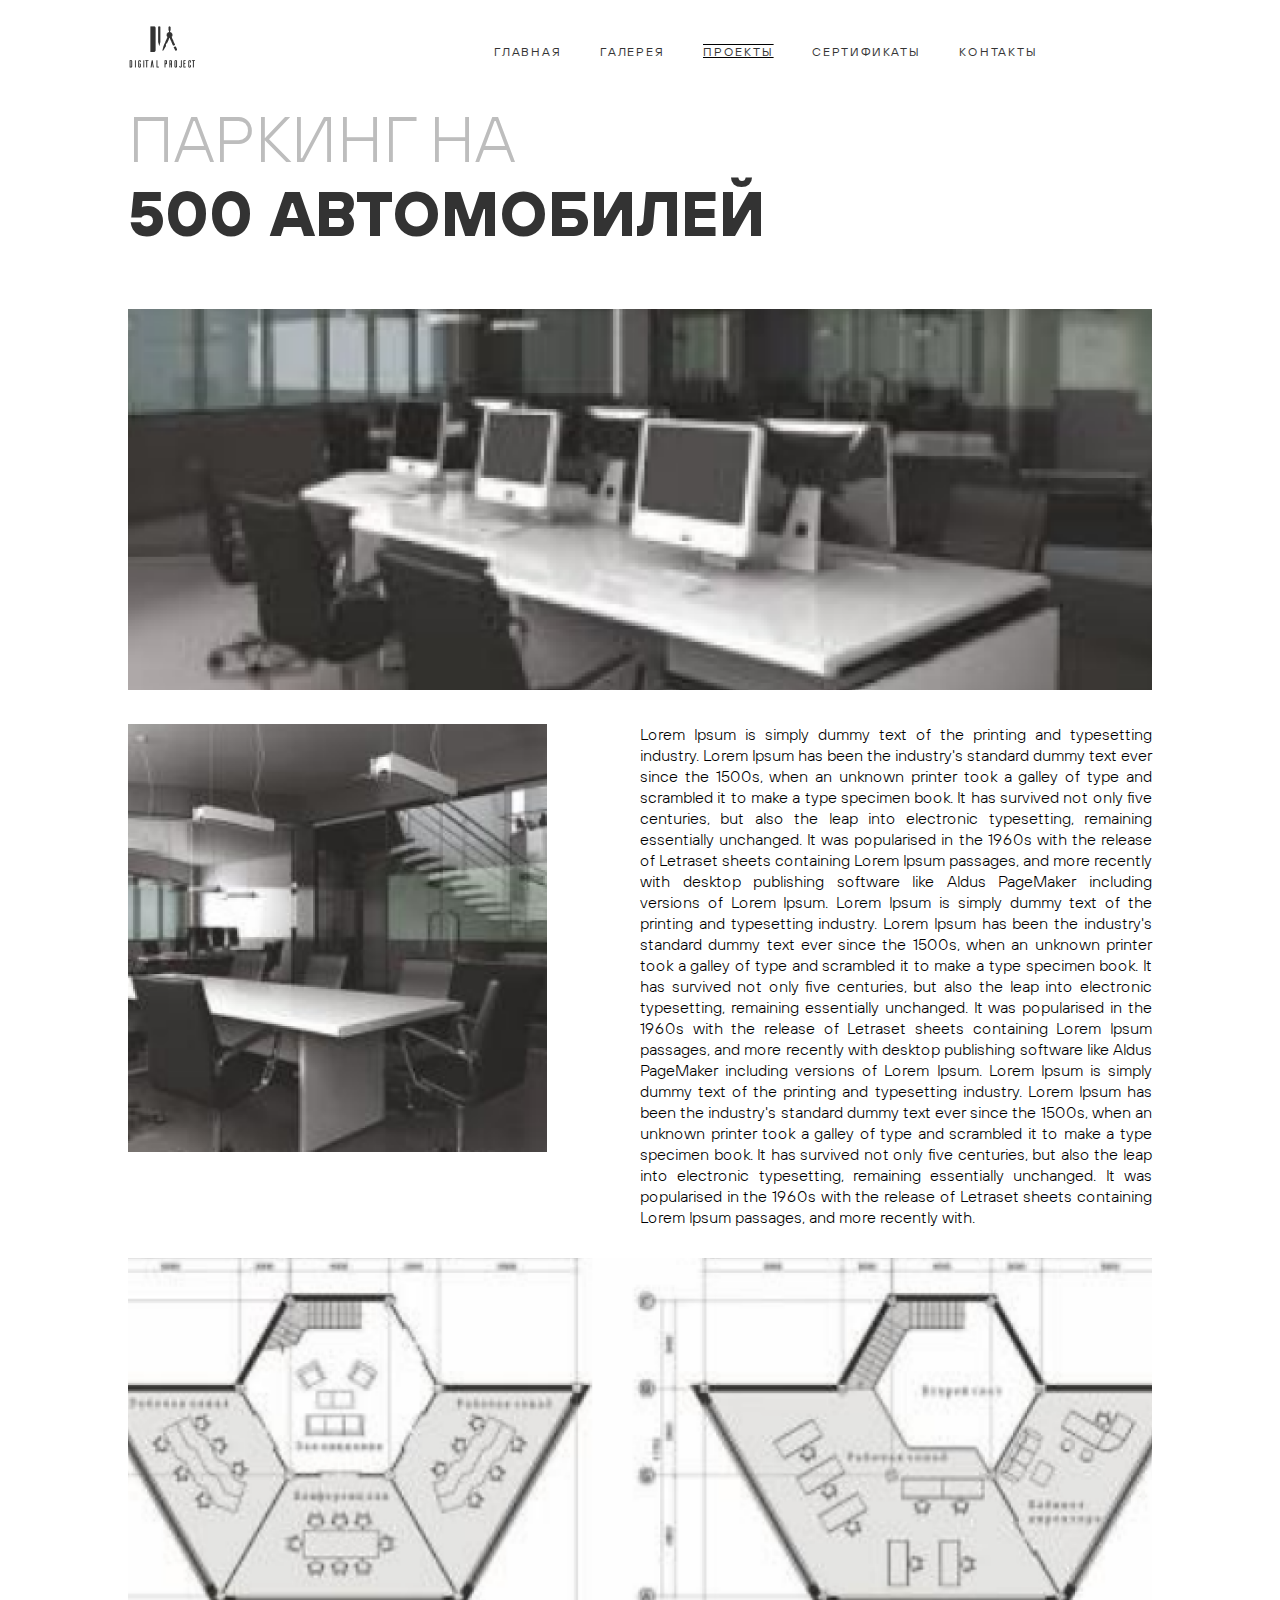
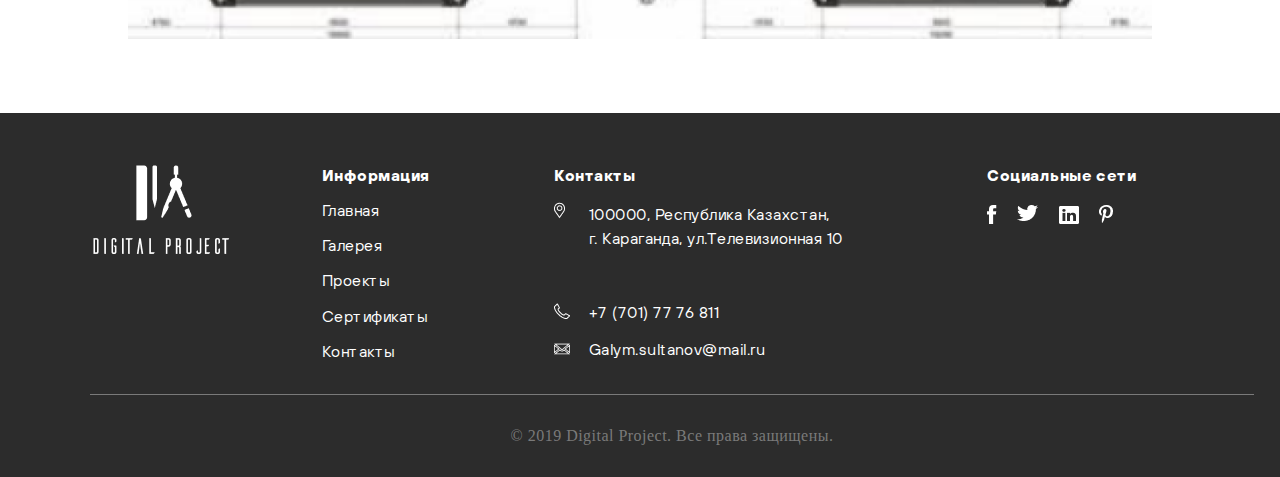
<file: project_parking.html>
<!DOCTYPE html>
<html lang="en">
  <head>
    <meta charset="UTF-8" />
    <meta http-equiv="X-UA-Compatible" content="IE=edge" />
    <meta name="viewport" content="width=device-width, initial-scale=1.0" />
    <title>DIGITAL PROJECT</title>
    <link rel="stylesheet" href="./assets/styles/normalize.css" />
    <link rel="stylesheet" href="./assets/styles/style_parking.css" />
    <link rel="stylesheet" href="./assets/styles/style_footer.css" />
    <link rel="stylesheet" href="./assets/styles/style_header.css" />
    <link
      rel="shortcut icon"
      href="assets/image/Group-92.png"
      type="image/svg"
    />
  </head>

  <body class="body">
    <header class="header">
      <div class="header__conteiner">
        <img src="./assets/image/logo.png" alt="logo" class="header__logo" />
        <nav class="header__nav nav">
          <ul class="nav__list">
            <li class="nav__item">
              <a class="nav__link" href="./index.html">главная</a>
            </li>
            <li class="nav__item">
              <a class="nav__link" href="./gallery.html">галерея</a>
            </li>
            <li class="nav__item nav__item_current">
              <a class="nav__link nav__link_not-active" href="./projects.html"
                >проекты</a
              >
            </li>
            <li class="nav__item">
              <a class="nav__link" href="./certificates.html">сертификаты</a>
            </li>
            <li class="nav__item">
              <a class="nav__link" href="./contacts.html">контакты</a>
            </li>
          </ul>
        </nav>
        <nav class="header__nav header__nav-alternative" id="alternative-nav">
          <div id="menuToggle">
            <input type="checkbox" />

            <span></span>
            <span></span>
            <span></span>

            <ul id="menu">
              <li class="nav__item">
                <a class="nav__link" href="./index.html">главная</a>
              </li>
              <li class="nav__item">
                <a class="nav__link" href="./gallery.html">галерея</a>
              </li>
              <li class="nav__item nav__item_current">
                <a class="nav__link nav__link_not-active" href="./projects.html"
                  >проекты</a
                >
              </li>
              <li class="nav__item">
                <a class="nav__link" href="./certificates.html">сертификаты</a>
              </li>
              <li class="nav__item">
                <a class="nav__link" href="./contacts.html">контакты</a>
              </li>
            </ul>
          </div>
        </nav>
      </div>
    </header>
    <main>
      <div class="main__conteiner content">
        <h2 class="content__title upper-title">Паркинг на</h2>
        <h2 class="content__title lower-title">500 автомобилей</h2>
        <div class="main__img">
          <img
            id="image_office"
            src="./assets/image/parking_1.png"
            alt="Рабочий офис парковки"
          />
        </div>
        <div class="section">
          <div class="image_section">
            <img src="./assets/image/parking_2.png" alt="Стол переговоров" />
          </div>
          <div class="section_text">
            Lorem Ipsum is simply dummy text of the printing and typesetting
            industry. Lorem Ipsum has been the industry's standard dummy text
            ever since the 1500s, when an unknown printer took a galley of type
            and scrambled it to make a type specimen book. It has survived not
            only five centuries, but also the leap into electronic typesetting,
            remaining essentially unchanged. It was popularised in the 1960s
            with the release of Letraset sheets containing Lorem Ipsum passages,
            and more recently with desktop publishing software like Aldus
            PageMaker including versions of Lorem Ipsum. Lorem Ipsum is simply
            dummy text of the printing and typesetting industry. Lorem Ipsum has
            been the industry's standard dummy text ever since the 1500s, when
            an unknown printer took a galley of type and scrambled it to make a
            type specimen book. It has survived not only five centuries, but
            also the leap into electronic typesetting, remaining essentially
            unchanged. It was popularised in the 1960s with the release of
            Letraset sheets containing Lorem Ipsum passages, and more recently
            with desktop publishing software like Aldus PageMaker including
            versions of Lorem Ipsum. Lorem Ipsum is simply dummy text of the
            printing and typesetting industry. Lorem Ipsum has been the
            industry's standard dummy text ever since the 1500s, when an unknown
            printer took a galley of type and scrambled it to make a type
            specimen book. It has survived not only five centuries, but also the
            leap into electronic typesetting, remaining essentially unchanged.
            It was popularised in the 1960s with the release of Letraset sheets
            containing Lorem Ipsum passages, and more recently with.
          </div>
        </div>
        <div class="image_section2">
          <img
            src="./assets/image/parking_3.png"
            alt="Структура офиса"
            class="image_size"
          />
        </div>
      </div>
    </main>
    <footer class="footer">
      <div class="image">
        <img
          src="assets/image/project.png"
          alt="логотип digital project"
          class="footer__logo"
        />
      </div>
      <div class="info">
        <div class="information">Информация</div>
        <div><a class="menu" href="./index.html">Главная</a></div>
        <div><a class="menu" href="./gallery.html">Галерея</a></div>
        <div><a class="menu" href="./projects.html">Проекты</a></div>
        <div><a class="menu" href="./certificates.html">Сертификаты</a></div>
        <div><a class="menu" href="./contacts.html">Контакты</a></div>
      </div>
      <div class="contacts">
        <div class="contact">Контакты</div>
        <div class="image">
          <img src="assets/image/address.png" alt="местоположение" />
        </div>
        <div class="address">
          100000, Республика Казахстан, <br />
          г. Караганда, ул.Телевизионная 10
        </div>
        <div class="image">
          <img src="assets/image/phone.png" alt="телефон" />
        </div>
        <div class="phone">+7 (701) 77 76 811</div>
        <div class="image">
          <img src="assets/image/email.png" alt="почта" />
        </div>
        <div class="email">
          <a href="mailto:Galym.sultanov@mail.ru" class="e-mail"
            >Galym.sultanov@mail.ru</a
          >
        </div>
      </div>
      <div class="sm">
        <div class="social">Социальные сети</div>
        <div class="sm__list">
          <div class="image">
            <img src="assets/image/facebook.png" alt="facebook" />
          </div>
          <div class="image">
            <img src="assets/image/twitter.png" alt="twitter" />
          </div>
          <div class="image">
            <img src="assets/image/LinkedIn.png" alt="linkedin" />
          </div>
          <div class="image">
            <img src="assets/image/pininterest.png" alt="pinterest" />
          </div>
        </div>
      </div>

      <div class="copywrite">© 2019 Digital Project. Все права защищены.</div>
    </footer>
  </body>
</html>
</file>
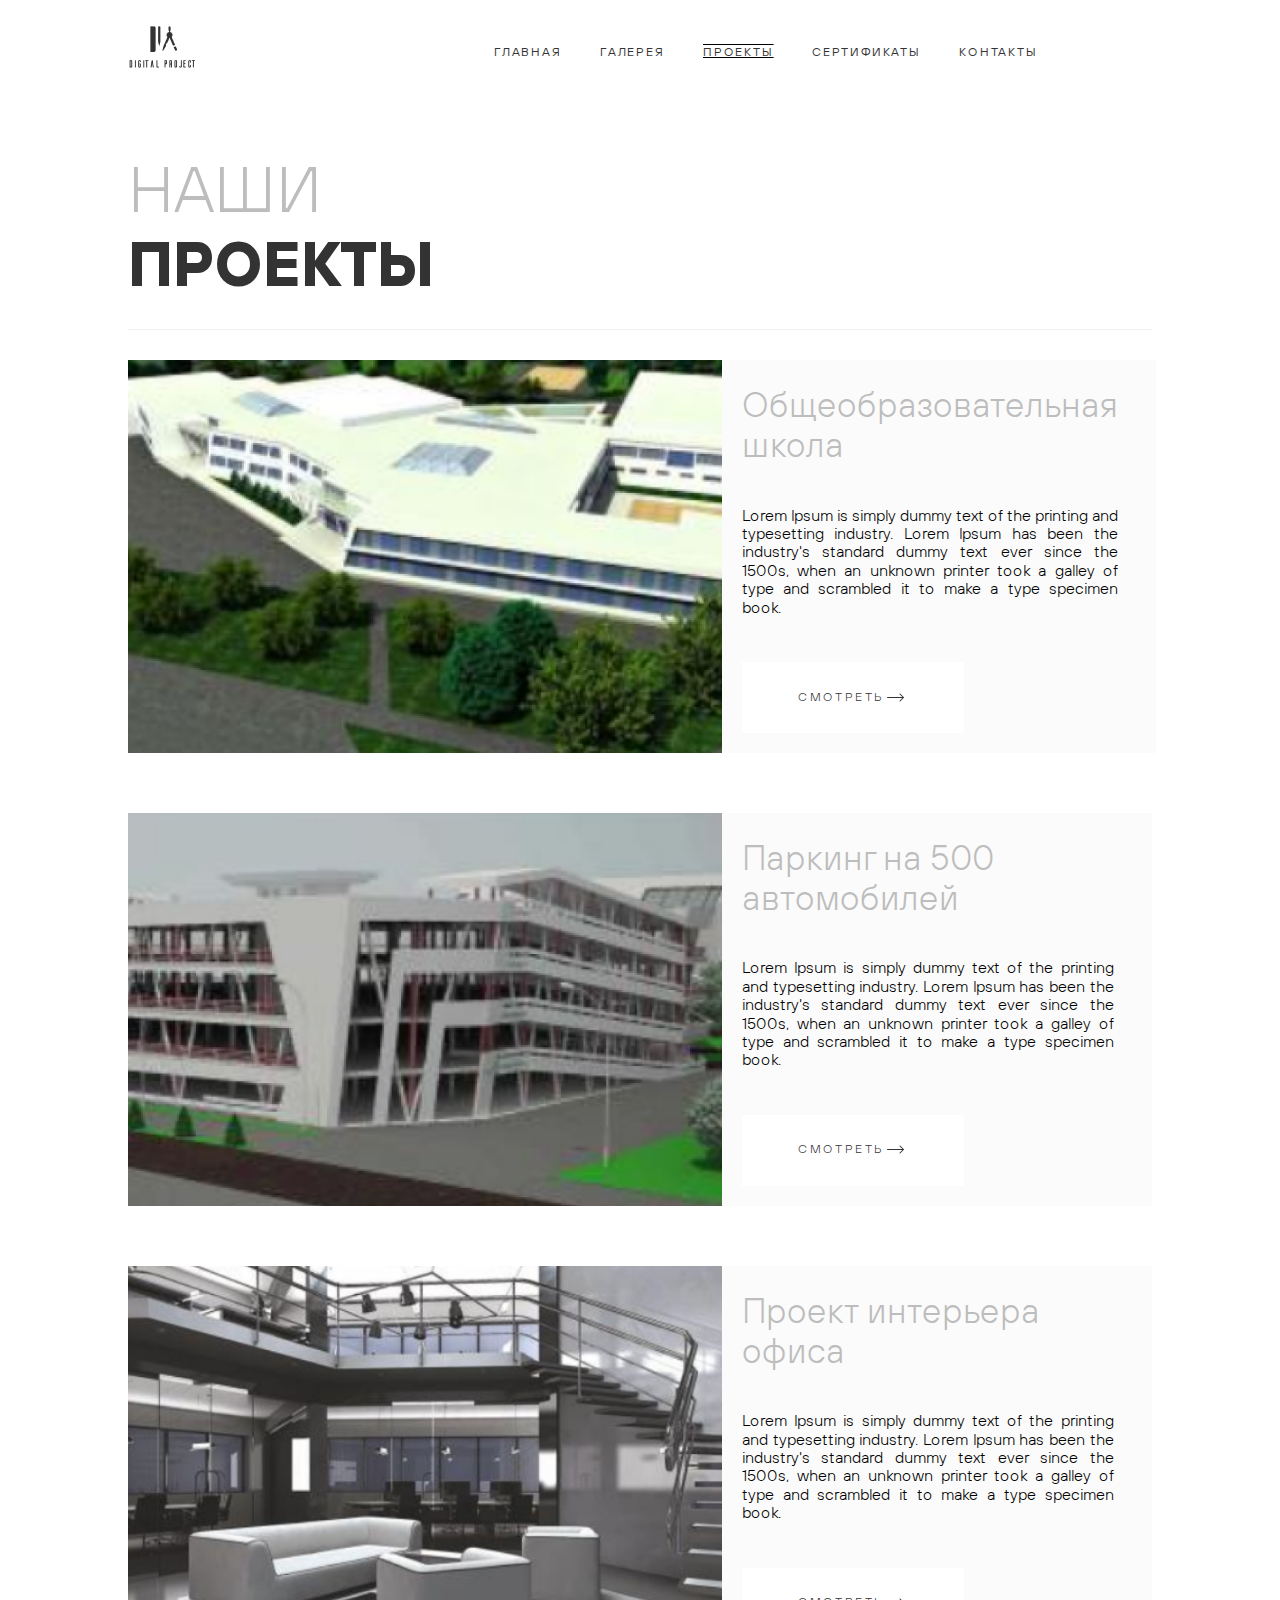
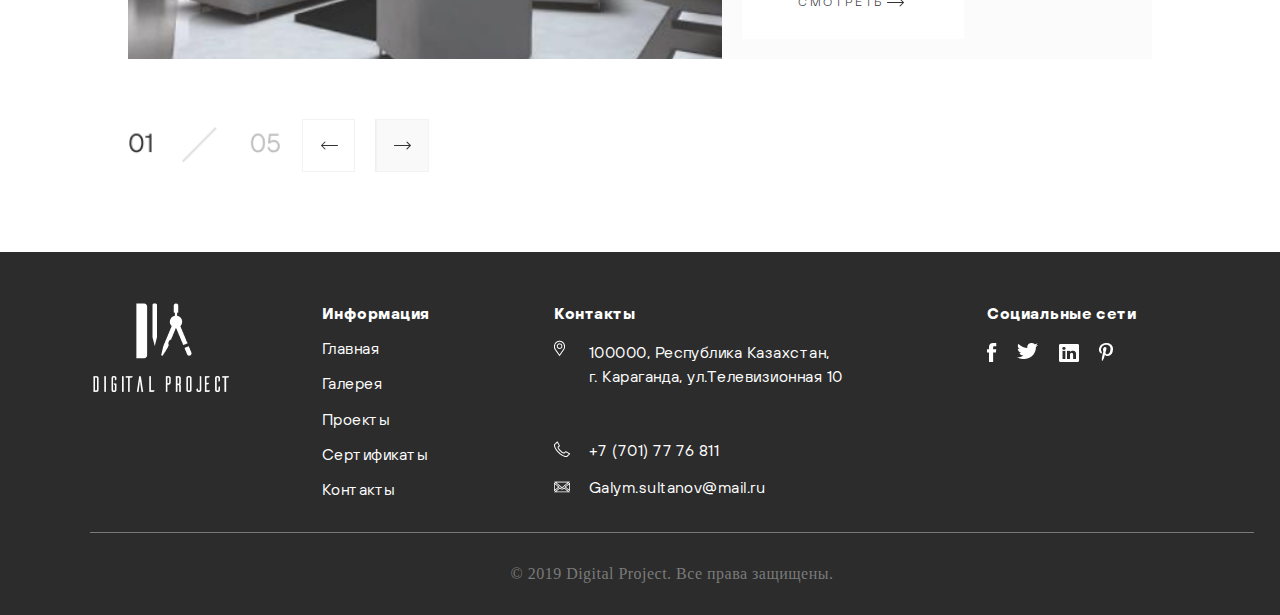
<file: projects.html>
<!DOCTYPE html>
<html lang="ru">
  <head>
    <meta charset="UTF-8" />
    <meta http-equiv="X-UA-Compatible" content="IE=edge" />
    <meta name="viewport" content="width=device-width, initial-scale=1.0" />
    <link rel="stylesheet" href="./assets/styles/normalize.css" />
    <link rel="stylesheet" href="./assets/styles/style_projects.css" />
    <link rel="stylesheet" href="./assets/styles/style_header.css" />
    <link rel="stylesheet" href="./assets/styles/style_footer.css" />
    <title>DIGITAL PROJECT</title>
    <link
      rel="shortcut icon"
      href="assets/image/Group-92.png"
      type="image/svg"
    />
  </head>

  <body class="body">
    <header class="header">
      <div class="header__conteiner">
        <img src="./assets/image/logo.png" alt="logo" class="header__logo" />
        <nav class="header__nav nav">
          <ul class="nav__list">
            <li class="nav__item">
              <a class="nav__link" href="./index.html">главная</a>
            </li>
            <li class="nav__item">
              <a class="nav__link" href="./gallery.html">галерея</a>
            </li>
            <li class="nav__item nav__item_current">
              <a class="nav__link nav__link_not-active" href="./projects.html"
                >проекты</a
              >
            </li>
            <li class="nav__item">
              <a class="nav__link" href="./certificates.html">сертификаты</a>
            </li>
            <li class="nav__item">
              <a class="nav__link" href="./contacts.html">контакты</a>
            </li>
          </ul>
        </nav>
        <nav class="header__nav header__nav-alternative" id="alternative-nav">
          <div id="menuToggle">
            <input type="checkbox" />

            <span></span>
            <span></span>
            <span></span>

            <ul id="menu">
              <li class="nav__item">
                <a class="nav__link" href="./index.html">главная</a>
              </li>
              <li class="nav__item">
                <a class="nav__link" href="./gallery.html">галерея</a>
              </li>
              <li class="nav__item nav__item_current">
                <a class="nav__link nav__link_not-active" href="./projects.html"
                  >проекты</a
                >
              </li>
              <li class="nav__item">
                <a class="nav__link" href="./certificates.html">сертификаты</a>
              </li>
              <li class="nav__item">
                <a class="nav__link" href="./contacts.html">контакты</a>
              </li>
            </ul>
          </div>
        </nav>
      </div>
    </header>

    <main class="main">
      <div class="main__conteiner content">
        <h2 class="content__title upper-title">наши</h2>
        <h2 class="content__title lower-title">проекты</h2>
        <section class="content__section first-section">
          <img
            src="./assets/image/img_projects_1.png"
            alt="Общеобразовательная школа"
            class="first-section__image section-image"
          />
          <div class="section__conteiner">
            <h3 class="first-section__title section-title">
              Общеобразовательная школа
            </h3>
            <p class="first-section__text section-text">
              Lorem Ipsum is simply dummy text of the printing and typesetting
              industry. Lorem Ipsum has been the industry's standard dummy text
              ever since the 1500s, when an unknown printer took a galley of
              type and scrambled it to make a type specimen book.
            </p>
            <form class="first-section__form section-form">
              <button class="first-section__button section-button">
                смотреть
                <img
                  src="./assets/image/img_projects_5.png"
                  alt="arrow"
                  class="section-button__image"
                />
              </button>
            </form>
          </div>
        </section>
        <section class="content__section second-section">
          <img
            src="./assets/image/img_projects_3.png"
            alt="Паркинг"
            class="second-section__image section-image"
          />
          <div class="section__conteiner">
            <h3 class="second-section__title section-title">
              Паркинг на 500 автомобилей
            </h3>
            <p class="second-section__text section-text">
              Lorem Ipsum is simply dummy text of the printing and typesetting
              industry. Lorem Ipsum has been the industry's standard dummy text
              ever since the 1500s, when an unknown printer took a galley of
              type and scrambled it to make a type specimen book.
            </p>
            <a href="./project_parking.html" class="second-section__link">
              <div class="second-section__button section-button">
                смотреть
                <img
                  src="./assets/image/img_projects_5.png"
                  alt="arrow"
                  class="section-button__image"
                />
              </div>
            </a>
          </div>
        </section>
        <section class="content__section third-section">
          <img
            src="./assets/image/img_projects_2.png"
            alt="Офис"
            class="third-section__image section-image"
          />
          <div class="section__conteiner">
            <h3 class="third-section__title section-title">
              Проект интерьера офиса
            </h3>
            <p class="third-section__text section-text">
              Lorem Ipsum is simply dummy text of the printing and typesetting
              industry. Lorem Ipsum has been the industry's standard dummy text
              ever since the 1500s, when an unknown printer took a galley of
              type and scrambled it to make a type specimen book.
            </p>
            <form class="third-section__form section-form">
              <button class="third-section__button section-button">
                смотреть
                <img
                  src="./assets/image/img_projects_5.png"
                  alt="arrow"
                  class="section-button__image"
                />
              </button>
            </form>
          </div>
        </section>
        <div class="main__page-number page-number">
          <img
            src="./assets/image/img_projects_4.png"
            alt="номера страниц"
            class="page-number__numbers"
          />
          <button class="page-number__button">
            <img
              src="./assets/image/arrow-left-1.png"
              alt="стрелка"
              class="page-number__button-arrow"
            />
          </button>
          <button class="page-number__button">
            <img
              src="./assets/image/arrow-right-1.png"
              alt="стрелка"
              class="page-number__button-arrow"
            />
          </button>
        </div>
      </div>
    </main>

    <footer class="footer">
      <div class="image">
        <img
          src="assets/image/project.png"
          alt="логотип digital project"
          class="footer__logo"
        />
      </div>
      <div class="info">
        <div class="information">Информация</div>
        <div><a class="menu" href="./index.html">Главная</a></div>
        <div><a class="menu" href="./gallery.html">Галерея</a></div>
        <div><a class="menu" href="./projects.html">Проекты</a></div>
        <div><a class="menu" href="./certificates.html">Сертификаты</a></div>
        <div><a class="menu" href="./contacts.html">Контакты</a></div>
      </div>
      <div class="contacts">
        <div class="contact">Контакты</div>
        <div class="image">
          <img src="assets/image/address.png" alt="местоположение" />
        </div>
        <div class="address">
          100000, Республика Казахстан, <br />
          г. Караганда, ул.Телевизионная 10
        </div>
        <div class="image">
          <img src="assets/image/phone.png" alt="телефон" />
        </div>
        <div class="phone">+7 (701) 77 76 811</div>
        <div class="image">
          <img src="assets/image/email.png" alt="почта" />
        </div>
        <div class="email">
          <a href="mailto:Galym.sultanov@mail.ru" class="e-mail"
            >Galym.sultanov@mail.ru</a
          >
        </div>
      </div>
      <div class="sm">
        <div class="social">Социальные сети</div>
        <div class="sm__list">
          <div class="image">
            <img src="assets/image/facebook.png" alt="facebook" />
          </div>
          <div class="image">
            <img src="assets/image/twitter.png" alt="twitter" />
          </div>
          <div class="image">
            <img src="assets/image/LinkedIn.png" alt="linkedin" />
          </div>
          <div class="image">
            <img src="assets/image/pininterest.png" alt="pinterest" />
          </div>
        </div>
      </div>

      <div class="copywrite">© 2019 Digital Project. Все права защищены.</div>
    </footer>
  </body>
</html>
</file>
<file: assets/styles/style_landing.css>
@import url(./common.css);
@import url(./fonts.css);
@import url(./style_footer.css);

h1 {
  font-family: "TTHoves-Regular", sans-serif;
  font-size: 64px;
  margin-right: 20px;
  text-transform: uppercase;
}

h3 {
  margin: 30px 0;
  font-family: "TTHoves-Regular", sans-serif;
  font-style: normal;
  font-weight: 300;
  font-size: 64px;
  line-height: 4.44vw;
  color: rgba(189, 189, 189, 1);
}

.about_us-title {
  font-size: 4.5vw;
}

.h1-1 {
  font-weight: 300;
  text-transform: uppercase;
  color: rgba(189, 189, 189, 1);
}

.h1-2 {
  font-family: "TTHoves-bold", sans-serif;
  font-weight: 700;
  color: #333333;
}

.main_section {
  display: flex;
  flex-direction: row;
  height: 829px;
}

.main_section_col1 {
  display: flex;
  flex-direction: column;
  justify-content: flex-end;
  width: 29vw;
  z-index: 1;
}

.main_section_arrows {
  margin: 50px 0 100px 20px;
}

.main_section_numbers {
  margin: 20px 0 100px 20px;
}

.main_section_pic {
  display: flex;
  width: 70%;
  background: url(../image/main_pic.png);
  background-repeat: no-repeat;
  align-items: flex-end;
}

.main_section_btn {
  border: 0;
  text-align: center;
  padding: 30px 54px;
  text-decoration: none;
  box-shadow: none;
  font-family: "TTHoves-Regular", sans-serif;
  font-style: normal;
  font-weight: normal;
  font-size: 12px;
  line-height: 12px;
  letter-spacing: 0.2em;
  text-transform: uppercase;
  color: rgba(51, 51, 51, 1);
  background-color: white;
}

.about_us {
  display: flex;
  flex-direction: row;
  justify-content: space-around;
  gap: 30px;

  margin: 10px auto;
  margin-top: 7vw;
  margin-bottom: 100px;
  background-color: #fbfbfb;
}

.about_us-col1 {
  gap: 30px;
  display: flex;
  flex-direction: column;
  margin-top: 30px;
}

.about_us-col2 {
  align-self: center;
}

.about_us-pic2 {
  padding-bottom: 50px;
}

.about_us-text {
  margin-bottom: 50px;
  font-family: "TTHoves-Regular", sans-serif;
  font-size: 16px;
  font-style: normal;
  font-weight: 300;
  line-height: 25px;
  color: rgba(0, 0, 0, 1);
  text-align: justify;
  padding-right: 3vw;
}

.about-us_btn {
  border: 0;
  text-align: center;
  padding: 30px 70px;
  text-decoration: none;
  box-shadow: none;
  font-family: "TTHoves-Regular", sans-serif;
  font-style: normal;
  font-weight: normal;
  font-size: 12px;
  line-height: 12px;
  letter-spacing: 0.2em;
  text-transform: uppercase;
  color: rgba(51, 51, 51, 1);
  background-color: white;
}

.main-tasks {
  margin: 100px auto;
}

.tasks {
  display: flex;
  gap: 12vw;
  margin-bottom: 4vh;
}

.tasks_one,
.tasks_two {
  display: flex;
  gap: 30px;
  align-items: center;
}

.tasks_one {
  flex-basis: 40%;
}

.tasks_two {
  flex-basis: 60%;
}

.tasks_one-pic,
.tasks_two-pic {
  max-width: 100%;
  object-fit: cover;
}

.tasks_one-text,
.tasks_two-text {
  font-family: "TTHoves-Regular", sans-serif;
  font-size: 22px;
  font-style: normal;
  font-weight: normal;
  line-height: 36px;
  color: rgba(51, 51, 51, 1);
}

.projects-pic_row1 {
  display: flex;
  flex-wrap: nowrap;
  gap: 2%;
  justify-content: space-between;
  padding-bottom: 20px;
}

.projects-entertainment_center {
  width: 50%;
  background-image: linear-gradient(rgba(0, 0, 0, 0.5), rgb(51, 51, 51, 80)),
    url(../image/projects-pic1-lending.png);
  background-size: cover;
  background-repeat: no-repeat;
  justify-self: stretch;
}

.projects-entertainment_center-text {
  padding-top: 40px;
  padding-left: 3vw;
  font-family: "TTHoves-bold", sans-serif;
  font-size: 60px;
  font-style: normal;
  font-weight: 700;

  text-transform: uppercase;
  color: #ffffff;
}

.projects-entertainment_center-btn {
  border: 0;
  text-align: center;
  padding: 40px 3vw;
  text-decoration: none;
  box-shadow: none;
  font-family: "TTHoves-Regular", sans-serif;
  font-style: normal;
  font-weight: normal;
  font-size: 12px;
  line-height: 12px;
  letter-spacing: 0.2em;
  text-transform: uppercase;
  color: rgba(255, 255, 255, 1);
}

.projects-pic_row2 {
  display: flex;
  flex-wrap: nowrap;
  justify-content: space-between;
  gap: 1.5%;
}

.projects-pic2 {
  width: 48%;
}

.projects-pic3 {
  width: 29%;
}

.projects-pic4 {
  width: 39%;
}

.projects-pic5 {
  width: 29%;
}

.projects_all {
  display: flex;
  justify-content: flex-end;
}

.projects_all-btn {
  margin-top: 1vh;
  margin-bottom: 2vh;
  border: 0;
  text-align: center;
  padding: 30px 45px;
  text-decoration: none;
  box-shadow: none;
  font-family: "TTHoves-Regular", sans-serif;
  font-style: normal;
  font-weight: normal;
  font-size: 12px;
  line-height: 12px;
  letter-spacing: 0.2em;
  text-transform: uppercase;
  color: rgba(255, 255, 255, 1);
  background-color: #333333;
}

.contact-with-us_form {
  display: flex;
  flex-direction: row;
  gap: 10px;
}

form {
  display: flex;
  flex-direction: column;
  gap: 15px;
  width: 30%;
}

#name,
#phone,
#email,
#product,
#message {
  height: 45px;
  padding-left: 15px;
  font-family: "TTHoves-Regular", sans-serif;
  font-size: 14px;
  font-style: normal;
  font-weight: normal;
  line-height: 1.2vw;
  letter-spacing: 0.04em;
  border: none;
  color: #8d8d8d;
  background-color: #f3f3f3;
}

#message {
  height: 120px;
}

.contact-with-us_btn {
  align-self: flex-start;
  border: 0;
  text-align: center;
  padding: 30px 70px;
  text-decoration: none;
  box-shadow: none;
  font-family: "TTHoves-Regular", sans-serif;
  font-style: normal;
  font-weight: normal;
  font-size: 12px;
  line-height: 12px;
  letter-spacing: 0.2em;
  text-transform: uppercase;
  color: rgba(255, 255, 255, 1);
  background-color: #333333;
}

.contact-with-us_pic {
  max-width: 100%;
}

.contact-with-us_text {
  margin-left: 20px;
  font-family: "TTHoves-Regular", sans-serif;
  font-style: normal;
  font-weight: normal;
  font-size: 14px;
  line-height: 17px;
  letter-spacing: 0.03em;
  color: #333333;
}

@media screen and (max-width: 1023px) {
  .about_us-col1 {
    display: none;
  }

  .tasks {
    display: flex;
    flex-direction: column;
    gap: 2vw;
  }

  .projects-entertainment_center-text {
    padding-left: 40px;
    font-family: "TTHoves-Regular", sans-serif;
    font-size: 40px;
    line-height: 40px;
  }

  .projects-entertainment_center-btn {
    padding-left: 40px;
  }

  form {
    width: 70%;
  }

  .contact-with-us_form {
    justify-content: center;
  }

  .contact-with-us_pic {
    display: none;
  }
}

@media screen and (max-width: 767px) {
  h1 {
    font-size: 10vw;
  }

  h3 {
    margin: 30px 0;
    font-size: 8vw;
    line-height: 4.44vw;
    color: rgba(189, 189, 189, 1);
  }

  .main_section_pic {
    background-image: none;
    margin-bottom: 10px;
    margin-left: 20px;
    grid-row: 2/3;
    grid-column: 1/2;
    z-index: 2;
  }

  .main_section {
    display: grid;
    grid-template-columns: 1fr;
    grid-template-rows: 1fr 15% 15%;
  }

  .main_section_col1 {
    grid-column: 1/2;
    grid-row: 1/3;

    width: 100%;
    flex-direction: column;
    justify-content: flex-start;

    background-image: url(../image/main_pic.png);
    background-repeat: no-repeat;
    background-size: cover;
    z-index: 0;
  }

  .main_section_btn {
    padding: 30px 5vw;
    margin-top: 15%;
  }

  .main_section_arrows {
    display: flex;
    justify-content: space-between;
    margin: 350px 0 20px 0px;
  }

  .main_section_numbers {
    display: none;
  }

  .main_section {
    height: auto;
  }

  .about_us-col1 {
    display: none;
  }

  .about_us-col2 {
    display: none;
  }

  .about_us-col3 {
    margin: 10px;
  }

  .about-us_btn {
    padding: 3vw 3vw;
  }

  .about_us-text {
    line-height: normal;
  }

  .main-tasks {
    margin: 0 auto;
  }

  .tasks_one-pic,
  .tasks_two-pic {
    display: none;
  }

  .tasks_one-text {
    background-image: url(../image/task1.png);
    background-repeat: no-repeat;
    background-size: contain;
  }

  .tasks_two-text {
    background-image: url(../image/task2.png);
    background-repeat: no-repeat;
    background-size: contain;
  }

  .tasks_one-text,
  .tasks_two-text {
    font-size: 16px;
    line-height: 16px;
    padding: 5vw;
  }

  .projects-entertainment_center {
    width: 100%;
    margin-bottom: 10px;
    background-size: cover;
    height: 150px;
  }

  .projects-entertainment_center-text {
    padding-top: 10px;
    padding-left: 20px;
    font-size: 6vw;
  }

  .projects-pic_row1 {
    flex-direction: column;
  }

  .projects-pic_row2 {
    flex-direction: column;
  }

  .projects-pic2,
  .projects-pic3,
  .projects-pic4,
  .projects-pic5 {
    width: 100%;
    margin-bottom: 10px;
  }

  .projects_all-btn {
    padding: 3vw 4vw;
  }

  .contact-with-us_btn {
    padding: 3vw 4vw;
  }

  #name,
  #phone,
  #email,
  #product,
  #message {
    padding-left: 2px;
    font-size: 12px;
    line-height: 0.2vw;
    letter-spacing: 0.001em;
    height: 30px;
  }

  #message {
    height: 80px;
  }

  .contact-with-us_text {
    margin-left: 0px;
  }
}
</file>
<file: assets/styles/style_header.css>
@import url(./fonts.css);
@import url(./common.css);

.header {
  display: flex;
  align-items: center;

  height: 102px;
}

.header__conteiner {
  display: grid;
  grid-template-columns: 70px 20vw 62% 0px;
}

.nav {
  width: 62%;
  grid-column: 3/5;
}

.header__logo {
  grid-column: 1/2;
  width: 70px;
  height: 44px;
}

.nav__item {
  list-style-type: none;
  margin-right: 3vw;
}

.nav__link {
  text-decoration: none;
  font-family: "TTHoves-Regular", Arial, Helvetica, sans-serif;
  font-weight: normal;
  font-size: 12px;
  letter-spacing: 0.15em;
  text-transform: uppercase;

  color: #333333;
}

.nav__link:not(.nav__link_not-active):hover {
  color: gray;
  text-decoration: overline underline;
}

.nav__item_current {
  text-decoration: overline underline;
}

.nav__list {
  display: flex;
}

#menuToggle {
  display: none;
}

@media screen and (max-width: 1023px) {
  .header {
    height: 82px;
  }

  .header__conteiner {
    display: grid;
    grid-template-columns: 70px 10vw 80% 0px;
  }

  .nav__link {
    font-size: 10px;
  }

  .nav__list {
    display: flex;
    justify-content: flex-end;

    max-width: 100%;

    padding-left: 0px;
  }

  .nav__item {
    list-style-type: none;
    margin-left: 4vw;
    margin-right: 0px;
  }

  .nav {
    width: 90%;
  }

  #menuToggle {
    display: none;
  }
}

@media screen and (max-width: 767px) {
  .header {
    display: flex;
    align-items: center;

    height: 92px;
    max-width: 80%;
  }

  .header__logo {
    width: 70px;
    height: 44px;
  }

  .nav__item {
    list-style-type: none;
    margin-left: 4vw;
  }

  .nav__item_current {
    text-decoration: overline underline;
  }

  .header__conteiner {
    display: flex;
    justify-content: space-between;
  }

  .nav {
    display: none;
  }

  #alternative-nav {
    margin: 0;
    padding: 0;

    color: #333333;
    position: absolute;
  }

  #menuToggle {
    display: block;
    position: relative;
    top: 10px;
    left: 67vw;

    z-index: 1;

    -webkit-user-select: none;
    user-select: none;
  }

  #menuToggle a {
    transition: color 0.3s ease;
  }

  .nav__link:not(.nav__link_not-active):hover {
    color: gray;
    text-decoration: overline underline;
  }

  #menuToggle input {
    display: block;
    width: 40px;
    height: 32px;
    position: absolute;
    top: -7px;
    left: -5px;

    cursor: pointer;

    opacity: 0;

    z-index: 2;
    -webkit-touch-callout: none;
  }

  #menuToggle span {
    display: block;
    width: 33px;
    height: 4px;
    margin-bottom: 5px;
    position: relative;

    background: #333333;
    border-radius: 3px;

    z-index: 1;

    transform-origin: 4px 0px;

    transition: transform 0.5s cubic-bezier(0.77, 0.2, 0.05, 1),
      background 0.5s cubic-bezier(0.77, 0.2, 0.05, 1), opacity 0.55s ease;
  }

  #menuToggle span:first-child {
    transform-origin: 0% 0%;
  }

  .menuToggle span:nth-last-child(2) {
    transform-origin: 0% 100%;
  }

  #menuToggle input:checked ~ span {
    opacity: 1;
    transform: rotate(45deg) translate(-2px, -1px);
    background: #232323;
  }

  #menuToggle input:checked ~ span:nth-last-child(3) {
    opacity: 0;
    transform: rotate(0deg) scale(0.2, 0.2);
  }

  #menuToggle input:checked ~ span:nth-last-child(2) {
    transform: rotate(-45deg) translate(0, -1px);
  }

  #menu {
    position: absolute;
    width: 200px;
    margin: -100px 0 0 -200px;
    padding: 40px;
    padding-top: 125px;

    background: #ededed;
    list-style-type: none;
    -webkit-font-smoothing: antialiased;

    transform-origin: 0% 0%;
    transform: translate(-250%, 0);

    transition: transform 0.5s cubic-bezier(0.77, 0.2, 0.05, 1);
  }

  #menu li {
    padding: 10px 0;
  }

  #menuToggle input:checked ~ ul {
    transform: none;
  }
}
</file>
<file: assets/styles/style_certificates.css>
@import url("./fonts.css");
@import url(./common.css);

html {
  height: 100%;
}

.body {
  display: flex;
  flex-direction: column;
  height: 100%;
}

.header {
  flex: 0 0 auto;
}

.main {
  flex: 2 0 auto;
}

.footer {
  flex: 0 0 auto;
}

/*Шрифты*/
.content__title {
  font-size: 64px;
  text-transform: uppercase;
  font-style: normal;
  margin: 0px;
}

.upper-title {
  font-family: "TT Hoves-Light", Arial, Helvetica, sans-serif;
  font-weight: 300;
  color: #bdbdbd;
}

.lower-title {
  font-family: "TT Hoves-Bold", Arial, Helvetica, sans-serif;
  font-weight: 800;
  color: #333333;
}

.img__conteiner {
  display: grid;
  width: 100%;
  grid-template-columns: 1fr 1fr 1fr;
  grid-template-rows: 1fr;
  justify-items: stretch;
  margin-top: 42px;
}

.side__numbers {
  display: flex;
  justify-content: flex-end;
  align-items: center;
  gap: 3%;
  margin-right: 2%;
}

@media screen and (max-width: 1023px) {
  .main {
    margin: 0px;
  }

  .content__title {
    font-size: 4.4vw;
  }

  .img__conteiner {
    display: grid;
    grid-template-columns: 1fr;
    grid-template-rows: 1fr 1fr 1fr;
    justify-items: center;
    margin: auto;
  }

  .img_size {
    width: 100%;
  }

  .numbers {
    display: none;
  }

  .side__numbers {
    display: block;
  }

  .arrow {
    display: flex;
    justify-content: space-between;
  }
}

@media screen and (max-width: 767px) {
  .content__title {
    font-size: 7.9vw;
  }

  .numbers {
    display: none;
  }

  .side__numbers {
    display: block;
  }

  .arrow {
    display: flex;
    justify-content: space-between;
  }
}
</file>
<file: assets/styles/style_footer.css>
@import url(./fonts.css);

footer,
.info,
.contacts {
  display: grid;
  gap: 1rem;
}

.footer {
  margin-top: 70px;
}

footer {
  grid-template-columns: 1.5fr 1.5fr 3fr 2fr;
  grid-template-rows: 2fr 0.1fr;
  gap: 2rem;
  padding: 4% 2% 0% 7%;

  max-width: 100%;

  background-color: rgb(44, 44, 44);
  color: white;
  letter-spacing: 0.03em;
}

.social,
.information,
.social,
.contact {
  font-family: "TT Hoves-Bold", Arial, Helvetica, sans-serif;
  font-size: 16px;
  line-height: 20px;
}

.menu,
.contacts,
.sm {
  font-family: "TT Hoves", Arial, Helvetica, sans-serif;
}

.contacts {
  grid-template-columns: 0.25fr 5fr;
  grid-template-rows: 1fr 4fr 1fr 1fr;
}

.contact {
  grid-column: 1/3;
}

.sm {
  grid-template-rows: repeat(4, 1fr);
  grid-template-columns: repeat(8, 1fr);
}

.social {
  grid-column: 1/9;
}

.address {
  line-height: 24px;
  letter-spacing: 0.03em;
}

.copywrite {
  grid-column: 1 / 5;
  color: rgba(200, 200, 200, 0.5);
  text-align: center;
  border-top: 1px solid rgba(200, 200, 200, 0.5);
  padding: 2em;
}

a {
  color: inherit;
  text-decoration: none;
}

.sm__list {
  display: flex;
  margin-top: 20px;
}

.sm .image {
  margin-right: 20px;
}

@media screen and (max-width: 1023px) {
  .footer__logo {
    width: 70px;
  }

  footer {
    grid-template-columns: 0.5fr 1.5fr 3fr 2fr;
    grid-template-rows: 2fr 0.1fr;
    gap: 2rem;
    padding: 4% 2% 0% 3%;
  }
}

@media screen and (max-width: 767px) {
  .footer__logo {
    display: none;
  }

  .info {
    display: none;
  }

  footer {
    grid-template-columns: 1fr;
    grid-template-rows: 1fr 30% 25%;
    gap: 1rem;
    padding: 4% 2% 0% 2%;
  }

  .sm {
    grid-area: 2/1/3/2;
    padding-top: 20px;
    padding-bottom: 10px;
  }

  .contacts {
    grid-row: 1/2;
    grid-column: 1/2;
  }

  .copywrite {
    grid-row: 3/4;
    grid-column: 1/2;
    padding: 0em;
  }

  .social .social,
  .contact,
  .address,
  .phone,
  .e-mail,
  .copywrite,
  .social {
    font-size: 12px;
    line-height: 14px;
  }

  .contacts {
    grid-template-columns: 5% 95%;
    grid-template-rows: 0.5fr 1fr 0.5fr 0.5fr;
    gap: 0.5rem;
  }

  .footer {
    margin-top: 40px;
    overflow: hidden;
  }
}
</file>
<file: assets/styles/style_contacts.css>
@import url(./fonts.css);
@import url(./common.css);

html {
  height: 100%;
}

.body {
  display: flex;
  flex-direction: column;
  height: 100%;
}

.header {
  flex: 0 0 auto;
}

.main {
  flex: 1 0 auto;
}

.footer {
  flex: 0 0 auto;
}

.contacts_container {
  display: grid;
  font-family: "TT Hoves", Helvetica, sans-serif;
  grid-template-columns: 2fr 3fr;
}

.img_map {
  grid-column: 2/3;
  margin-left: 4vw;

  background-image: url(../image/map.png);
  background-position-x: right;
}

.map {
  object-fit: cover;
}

.contact_info_gray,
.contact_info_normal {
  text-transform: uppercase;
  font-size: 60px;

  margin-top: 0px;
  margin-bottom: 10px;
}

.contact_info_gray {
  color: #bdbdbd;
  padding-top: 0.5em;
  font-family: "TT Hoves-Light", Helvetica, sans-serif;
  font-weight: 300;
}

.contact_info_normal {
  padding-bottom: 1em;
  font-family: "TT Hoves-Bold", Helvetica, sans-serif;
  font-weight: bold;
}

.digital_project {
  font-family: "TT Hoves", Helvetica, sans-serif;
  padding-bottom: 2.5em;
  line-height: 22px;
}

span {
  font-style: normal;
  font-weight: bold;
}

.phone_number {
  font-style: normal;
  font-weight: bold;
  font-size: 18px;
  line-height: 22px;
  padding-bottom: 3.5em;
}

.email_address {
  font-size: 16px;
  line-height: 20px;
  color: #333333;
}

button {
  text-transform: uppercase;
  background-color: #333333;
  color: white;
  height: 6em;
  width: 18em;
  margin-top: 2em;
  font-size: 0.8em;
  font-family: "TT Hoves", Helvetica, sans-serif;
  letter-spacing: 0.2em;
}

@media screen and (max-width: 1023px) {
  .main {
    margin: 0px;
  }

  .img_map {
    margin-top: 45%;
    background-size: cover;
    grid-column: 2/3;
    grid-row: 1/2;
    z-index: -1;
    margin-left: 1vw;
  }

  .contact_info_gray,
  .contact_info_normal {
    text-transform: uppercase;
    font-size: 54px;
  }

  .contacts_text {
    grid-column: 1/3;
    grid-row: 1/2;
  }
}

@media screen and (max-width: 767px) {
  .img_map {
    background-size: cover;
    height: 250px;
    margin-top: 20px;
  }

  .contact_info_gray,
  .contact_info_normal {
    text-transform: uppercase;
    font-size: 7.9vw;
    margin-bottom: 0px;
  }

  .contacts_container {
    display: flex;
    flex-direction: column;
  }

  button {
    height: 4em;
    padding-right: 6vw;
    padding-left: 6vw;
    width: fit-content;
    background-color: #fbfbfb;
    border: 1px solid #333333;
    color: #333333;
  }

  .digital_project {
    padding-bottom: 20px;
  }

  .phone_number {
    padding-bottom: 20px;
  }
}
</file>
<file: assets/styles/style_gallery.css>
@import url("./fonts.css");
@import url(./common.css);

html {
  height: 100%;
}

.body {
  display: flex;
  flex-direction: column;
  height: 100%;
}

.header {
  flex: 0 0 auto;
}

.main {
  flex: 2 0 auto;
}

.footer {
  flex: 0 0 auto;
}

/*Шрифты*/
.content__title {
  font-size: 64px;
  text-transform: uppercase;
  font-style: normal;
  margin: 0px;
}

.upper-title {
  font-family: "TT Hoves-Light", Arial, Helvetica, sans-serif;
  font-weight: 300;
  color: #bdbdbd;
}

.lower-title {
  font-family: "TT Hoves-Bold", Arial, Helvetica, sans-serif;
  font-weight: 800;
  color: #333333;
}

.section-text {
  height: 36px;
  width: 170px;
  margin: 20px;
  font-family: "TT Hoves", Arial, Helvetica, sans-serif;
  font-size: 14px;
  font-style: normal;
  font-weight: 400;
  line-height: 18px;
  letter-spacing: 0em;
  text-align: start;
}

/*Позиционирование и размер*/

.gallery {
  border-top: 1px solid #f2f2f2;
}

.gallery__list {
  display: grid;
  grid-template-columns: repeat(5, 18%);
  grid-template-rows: 1fr 1fr;
  justify-items: center;
  gap: 30px;
  padding-top: 30px;
  padding-bottom: 71px;
}

.gallery__img {
  background-color: #fbfbfb;
}

.section_img {
  width: 210px;
  height: 140px;
}

.side__numbers {
  display: flex;
  justify-content: flex-start;
  align-items: center;
  gap: 3%;
}

.gallery_image {
  max-width: 100%;
}

@media screen and (max-width: 1023px) {
  .upper-title {
    font-size: 54px;
  }

  .lower-title {
    font-size: 54px;
  }

  /*позиционирование и размер*/

  .gallery__list {
    display: grid;

    grid-template-columns: 31% 31% 31%;
    grid-template-rows: repeat(3, 33%);
    justify-items: center;
    justify-content: space-between;
    padding-top: 30px;
    padding-bottom: 71px;
  }

  .gallery__img {
    display: none;
  }

  .numbers {
    display: none;
  }

  .side__numbers {
    display: block;
  }

  .arrow {
    display: flex;
    justify-content: space-between;
  }

  img {
    max-width: 100%;
  }
}

@media screen and (max-width: 767px) {
  .content__title {
    font-size: 7.9vw;
  }

  .gallery__list {
    display: grid;
    grid-template-columns: 31% 31% 31%;
    grid-template-rows: repeat(3, 33%);
    justify-items: center;
    gap: 2vw;
  }

  img {
    max-width: 100%;
  }

  .gallery__img {
    display: none;
  }

  .numbers {
    display: none;
  }

  .side__numbers {
    display: block;
  }

  .arrow {
    display: flex;
    justify-content: space-between;
  }
}
</file>
<file: assets/styles/style_parking.css>
@import url(./fonts.css);
@import url(./common.css);

/*Шрифты*/
.content__title {
  font-size: 64px;
  text-transform: uppercase;
  font-style: normal;
  margin: 0px;
}

.upper-title {
  font-family: "TT Hoves-Light", Arial, Helvetica, sans-serif;
  font-weight: 300;
  color: #bdbdbd;
}

.lower-title {
  font-family: "TT Hoves-Bold", Arial, Helvetica, sans-serif;
  font-weight: 800;
  color: #333333;
}

.section_text {
  font-family: "TT Hoves-Light", Arial, Helvetica, sans-serif;
  font-weight: 300;
  font-size: 16px;
  line-height: 21px;
  text-align: justify;
}

/*Позиционирование и размер*/

.main__img {
  margin-top: 60px;
  margin-bottom: 30px;
}

.section {
  display: grid;
  grid-template-columns: 1fr 1fr;
  grid-template-rows: 1fr;
}

#image_office {
  width: 100%;
}

.image_section {
  width: 100%;
  object-fit: cover;
}

.image_section2 {
  margin-top: 30px;
  margin-bottom: 60px;
}

.image_size {
  width: 100%;
}

@media screen and (max-width: 1023px) {
  .content__title {
    font-size: 54px;
  }

  .main__img {
    display: grid;
    margin-top: 30px;
    margin-bottom: 30px;
  }

  .section {
    display: grid;
    grid-template-columns: 1fr;
    grid-template-rows: 1fr;
    gap: 1%;
  }

  .image_section {
    display: none;
  }

  .section_text {
    text-align: justify;
  }
}

@media screen and (max-width: 767px) {
  .content__title {
    font-size: 7.9vw;
  }
}
</file>
<file: assets/styles/style_projects.css>
@import url("./fonts.css");
@import url("./common.css");

/*шрифты*/

.upper-title {
  font-family: "TTHoves-Light", sans-serif;
  font-weight: 300;
  font-size: 64px;

  color: #bdbdbd;

  margin: 0px;
}

.content__title {
  text-transform: uppercase;
}

.lower-title {
  font-family: "TTHoves-Bold", sans-serif;
  font-weight: 700;
  font-size: 64px;

  color: #333333;

  margin: 0px;
}

.section-title {
  font-family: "TTHoves-Light", sans-serif;
  font-weight: 300;
  font-size: 2.7vw;

  color: #bdbdbd;

  margin-top: 25px;
  margin-bottom: 25px;
}

.section-text {
  font-family: "TTHoves-Light", sans-serif;
  font-weight: 300;
  font-size: 16px;
  text-align: justify;
}

.section-button {
  font-family: "TTHoves-Light", sans-serif;
  font-weight: 400;
  font-size: 12px;
  letter-spacing: 0.2em;
  text-transform: uppercase;

  color: #333333;
}

/*позиционирование и размер*/

.main {
  margin-top: 50px;
}

.first-section {
  border-top: 1px solid #f2f2f2;
  padding-top: 30px;
}

.content__section {
  display: flex;

  margin-top: 30px;
  margin-bottom: 60px;
}

.section-image {
  width: 58%;
  object-fit: cover;
}

.section__conteiner {
  display: flex;
  flex-direction: column;
  justify-content: space-around;

  padding-left: 20px;
  padding-right: 3vw;

  background-color: #fbfbfb;
}

.section-button {
  display: flex;
  align-items: center;
  justify-content: center;

  width: 222px;
  height: 71px;

  margin-top: 30px;
  margin-bottom: 20px;

  background-color: white;
  border: none;
}

.second-section__link {
  display: flex;
  align-items: center;

  text-decoration: none;

  color: #333333;
}

.second-section__link:visited {
  display: flex;
  align-items: center;

  text-decoration: none;

  color: #333333;
}

.main__page-number {
  display: flex;
  align-items: center;
  flex-wrap: wrap;

  gap: 20px;
  margin-top: 50px;

  margin-bottom: 80px;
}

.page-number__button {
  width: 53px;
  height: 53px;
  padding: 0px;
  border: none;
}

.page-number__numbers {
  width: 12vw;
  height: auto;
}

@media screen and (max-width: 1023px) {
  .upper-title {
    font-size: 54px;
  }

  .lower-title {
    font-size: 54px;
  }

  .section-title {
    font-size: 2em;
  }

  /*позиционирование и размер*/

  .main {
    margin-top: 20px;
  }

  .content__section {
    display: grid;
  }

  .section-image {
    width: 100%;
  }

  .section__conteiner {
    padding-left: 20px;
    padding-right: 40px;
  }

  .section-button {
    width: 200px;
    height: 61px;
  }

  .page-number__numbers {
    width: 20vw;
    height: auto;
  }
}

@media screen and (max-width: 767px) {
  .upper-title {
    font-size: 7.9vw;
  }

  .lower-title {
    font-size: 7.9vw;
  }

  .section-title {
    font-size: 7vw;
    color: #333333;
  }

  .section-text {
    font-size: 14px;
  }

  /*позиционирование и размер*/

  .main {
    margin-top: 0px;
  }

  .content__section {
    display: grid;
    grid-template-rows: 1fr;

    margin-top: 20px;
    margin-bottom: 20px;
  }

  .section-image {
    grid-row: 1/2;
    grid-column: 1/2;
    width: 80vw;
    z-index: 1;
    opacity: 0.2;
    object-fit: cover;
    align-self: stretch;

    width: 100%;
  }

  .section__conteiner {
    grid-row: 1/2;
    grid-column: 1/2;

    padding-left: 2vw;
    padding-right: 3vw;
  }

  .section-button {
    width: 150px;
    height: 41px;

    margin-top: 30px;
    margin-bottom: 20px;
    border: 1px solid #333333;
  }

  .second-section__link {
    width: 150px;
    height: 41px;

    margin-top: 30px;
    margin-bottom: 20px;
  }

  .page-number__numbers {
    display: none;
  }

  .main__page-number {
    display: flex;
    justify-content: space-between;
  }
}

@media screen and (min-width: 1440px) {
  .section-title {
    font-size: 38px;
  }
}
</file>
